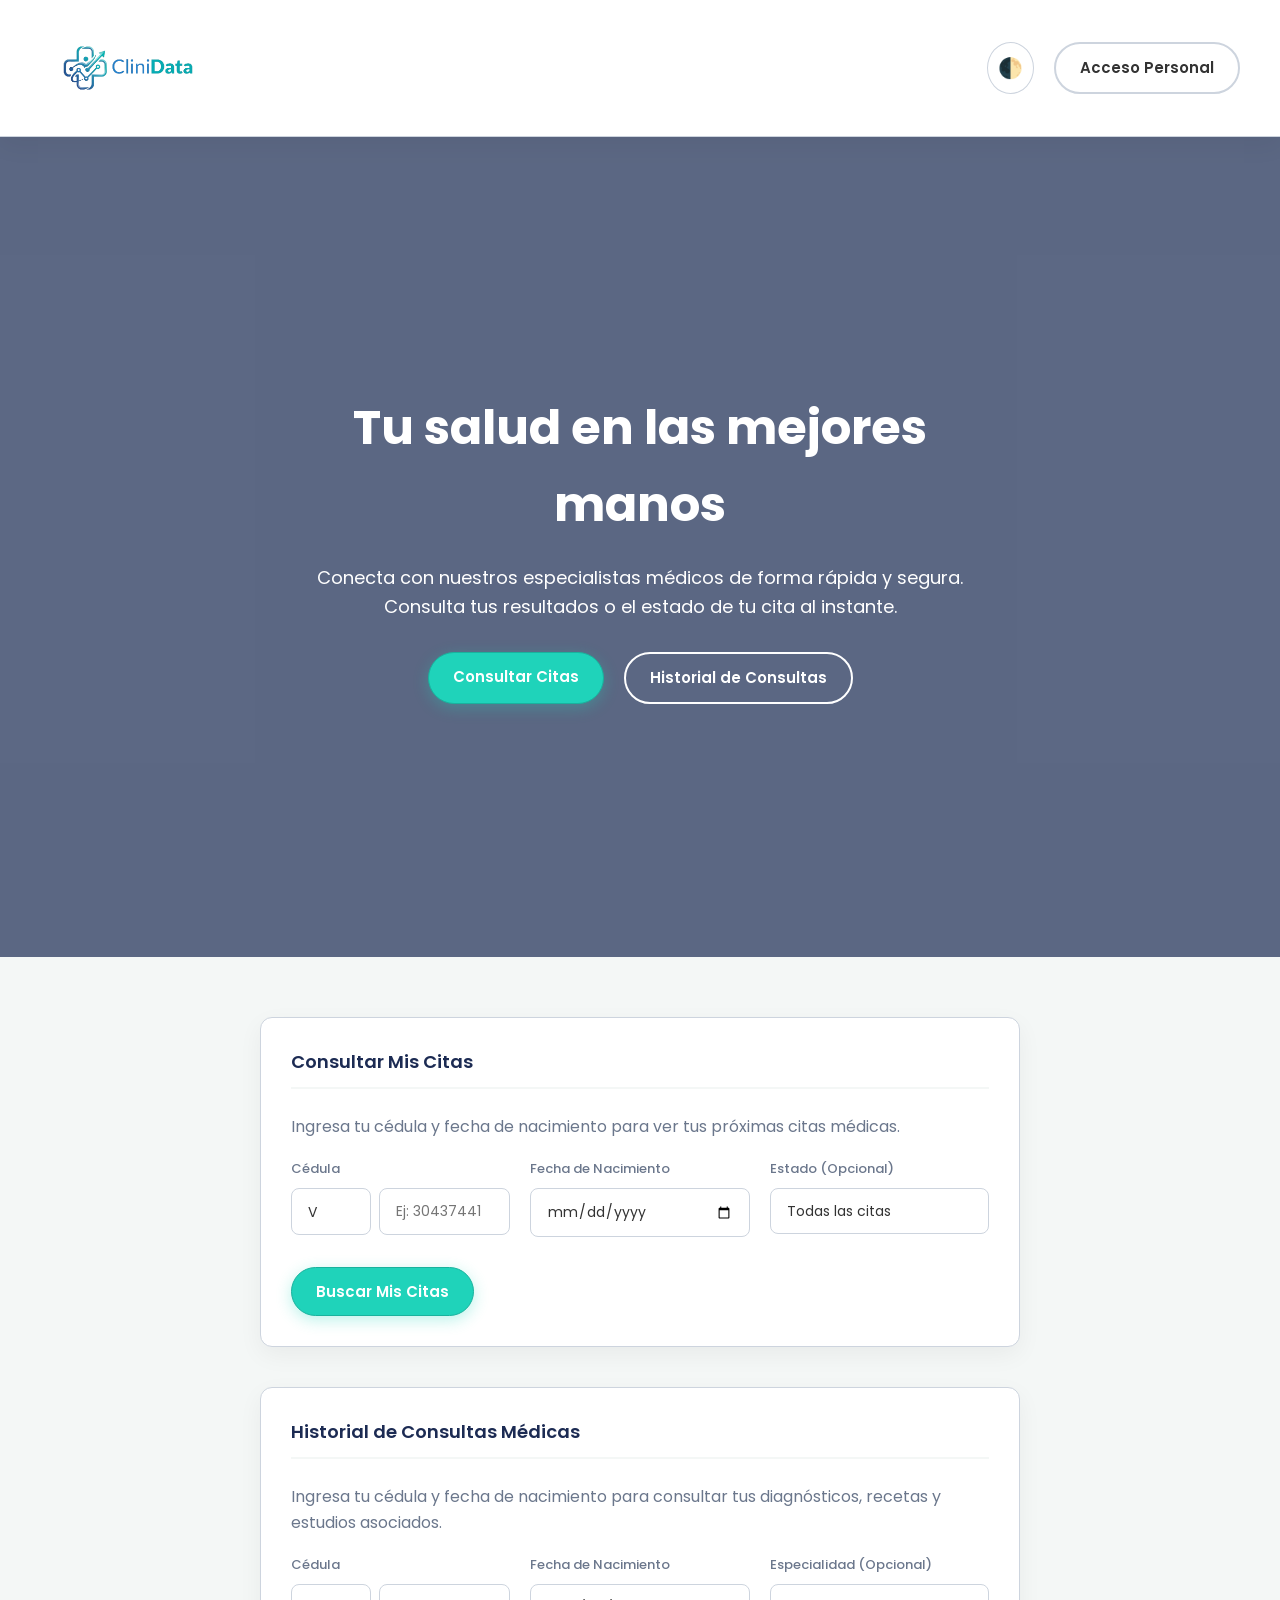
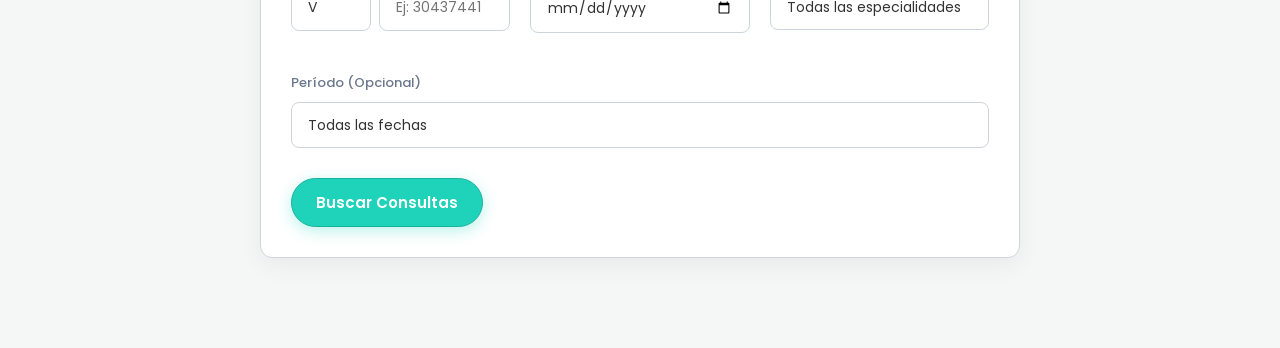
<file: index.html>
<!DOCTYPE html>
<html lang="es">
<head>
    <meta charset="UTF-8">
    <meta name="viewport" content="width=device-width, initial-scale=1.0">
    <title>CliniData - Inicio</title>
    <link rel="stylesheet" href="css/style.css">
</head>
<body>

    <header class="landing-header">
        <div class="landing-logo">
            <img src="images/logoclinidata.png" alt="CliniData Logo">
        </div>
        <nav class="landing-nav">
            <button class="theme-toggle" onclick="document.body.classList.toggle('dark-mode')">🌓</button>
            <a href="views/login.html" class="btn btn-outline">Acceso Personal</a>
        </nav>
    </header>

    <main class="hero-section">
        <!-- Carrusel automático (solo CSS) -->
        <div class="carousel-bg">
            <div class="carousel-slide"></div>
            <div class="carousel-slide"></div>
            <div class="carousel-slide"></div>
        </div>
        <div class="hero-overlay"></div>

        <div class="hero-content">
            <h1>Tu salud en las mejores manos</h1>
            <p>Conecta con nuestros especialistas médicos de forma rápida y segura. Consulta tus resultados o el estado de tu cita al instante.</p>
            <div class="hero-buttons">
                <!-- Enlaces conceptuales para pacientes -->
                <a href="#citas" class="btn btn-primary">Consultar Citas</a>
                <!--<a href="#resultados" class="btn btn-outline" style="color: #fff; border-color: #fff;">Ver Resultados</a> -->
                <a href="#consultas-medicas" class="btn btn-outline" style="color: #fff; border-color: #fff;">Historial de Consultas</a>
            </div>
        </div>
    </main>

    <main class="main-content" style="max-width: 800px; margin: 40px auto; padding: 20px;">
        <!-- SECCIÓN 1: CITAS -->
        <section id="citas" class="card">
            <h3 class="card-title">Consultar Mis Citas</h3>
            <p style="color:var(--text-muted); margin-bottom:20px;">
                Ingresa tu cédula y fecha de nacimiento para ver tus próximas citas médicas.
            </p>

            <div id="alerta-citas" class="alert-box hidden"></div>

            <form id="form-consultar-citas">
                <div class="form-row">
                    <div class="form-group">
                        <label for="citas_cedula_numero">Cédula</label>
                        <div style="display:flex; gap:8px;">
                            <select id="citas_cedula_letra" class="form-control" style="max-width:80px;">
                                <option value="V">V</option>
                                <option value="E">E</option>
                            </select>
                            <input type="text" id="citas_cedula_numero" class="form-control" required
                                inputmode="numeric" pattern="\d{7,8}" maxlength="8" placeholder="Ej: 30437441">
                        </div>
                        <small id="citas_cedula_error" class="hidden" style="color:#dc3545; font-size:12px;">
                            La cédula debe tener entre 7 y 8 dígitos.
                        </small>
                        <input type="hidden" id="citas_cedula" name="cedula">
                    </div>

                    <div class="form-group">
                        <label for="citas_fecha_nacimiento">Fecha de Nacimiento</label>
                        <input type="date" id="citas_fecha_nacimiento" name="fecha_nacimiento" class="form-control" required>
                    </div>

                    <!-- Filtro Opcional por Estado -->
                    <div class="form-group">
                        <label for="citas_estado">Estado (Opcional)</label>
                        <select id="citas_estado" name="estado" class="form-control">
                            <option value="">Todas las citas</option>
                            <option value="PENDIENTE">Pendientes</option>
                            <option value="CONFIRMADA">Confirmadas</option>
                            <option value="COMPLETADA">Completadas</option>
                            <option value="CANCELADA">Canceladas</option>
                        </select>
                    </div>
                </div>

                <div class="form-actions" style="justify-content:flex-start;">
                    <button type="submit" class="btn btn-primary">Buscar Mis Citas</button>
                </div>
            </form>

            <div id="resultado-citas" class="hidden" style="margin-top:20px;"></div>
        </section>


        <!-- SECCIÓN 2: RESULTADOS -->
         <!--
        <section id="resultados" class="card" style="margin-top: 40px;">
            <h3 class="card-title">Ver Resultados Médicos</h3>
            <p style="color:var(--text-muted); margin-bottom:20px;">
                Ingresa tu cédula y fecha de nacimiento para ver tus resultados de estudios.
            </p>

            <form id="form-consultar-resultados">
                <div class="form-row">
                    <div class="form-group">
                        <label for="resultados_cedula_numero">Cédula</label>
                        <div style="display:flex; gap:8px;">
                            <select id="resultados_cedula_letra" class="form-control" style="max-width:80px;">
                                <option value="V">V</option>
                                <option value="E">E</option>
                            </select>
                            <input type="text" id="resultados_cedula_numero" class="form-control" required
                                   inputmode="numeric" pattern="\d{7,8}" maxlength="8" placeholder="Ej: 30437441">
                        </div>
                        <small id="resultados_cedula_error" class="hidden" style="color:#dc3545; font-size:12px;">
                            La cédula debe tener entre 7 y 8 dígitos.
                        </small>
                        <input type="hidden" id="resultados_cedula" name="cedula">
                    </div>
                    <div class="form-group">
                        <label for="resultados_fecha_nacimiento">Fecha de Nacimiento</label>
                        <input type="date" id="resultados_fecha_nacimiento" name="fecha_nacimiento" class="form-control" required>
                    </div>
                </div>
                <div class="form-actions" style="justify-content:flex-start;">
                    <button type="submit" class="btn btn-primary">Ver Mis Resultados</button>
                </div>
            </form>

            <div id="resultado-examenes" class="hidden" style="margin-top:20px;"></div>
        </section>
        -->

        <!-- SECCIÓN 3: NUEVA SECCIÓN DE CONSULTAS MÉDICAS Y RECETAS -->
        <section id="consultas-medicas" class="card" style="margin-top: 40px;">
            <h3 class="card-title">Historial de Consultas Médicas</h3>
            <p style="color:var(--text-muted); margin-bottom:20px;">
                Ingresa tu cédula y fecha de nacimiento para consultar tus diagnósticos, recetas y estudios asociados.
            </p>

            <div id="alerta-consultas" class="alert-box hidden"></div>

            <form id="form-consultar-consultas">
                <div class="form-row">
                    <div class="form-group">
                        <label for="consultas_cedula_numero">Cédula</label>
                        <div style="display:flex; gap:8px;">
                            <select id="consultas_cedula_letra" class="form-control" style="max-width:80px;">
                                <option value="V">V</option>
                                <option value="E">E</option>
                            </select>
                            <input type="text" id="consultas_cedula_numero" class="form-control" required
                                inputmode="numeric" pattern="\d{7,8}" maxlength="8" placeholder="Ej: 30437441">
                        </div>
                        <small id="consultas_cedula_error" class="hidden" style="color:#dc3545; font-size:12px;">
                            La cédula debe tener entre 7 y 8 dígitos.
                        </small>
                        <input type="hidden" id="consultas_cedula" name="cedula">
                    </div>

                    <div class="form-group">
                        <label for="consultas_fecha_nacimiento">Fecha de Nacimiento</label>
                        <input type="date" id="consultas_fecha_nacimiento" name="fecha_nacimiento" class="form-control" required>
                    </div>

                    <!-- Filtro Opcional por Especialidad (Se llena vía JS desde la BD) -->
                    <div class="form-group">
                        <label for="consultas_especialidad">Especialidad (Opcional)</label>
                        <select id="consultas_especialidad" name="especialidad" class="form-control">
                            <option value="">Todas las especialidades</option>
                        </select>
                    </div>

                    <!-- Filtro Opcional por Período -->
                    <div class="form-group">
                        <label for="consultas_periodo">Período (Opcional)</label>
                        <select id="consultas_periodo" name="periodo" class="form-control">
                            <option value="">Todas las fechas</option>
                            <option value="1w">Última semana</option>
                            <option value="1m">Último mes</option>
                            <option value="6m">Últimos 6 meses</option>
                            <option value="1y">Último año</option>
                        </select>
                    </div>
                </div>

                <div class="form-actions" style="justify-content:flex-start;">
                    <button type="submit" class="btn btn-primary">Buscar Consultas</button>
                </div>
            </form>

            <div id="resultado-consultas-medicas" class="hidden" style="margin-top:20px;"></div>
        </section>
    </main>

    <script>
        // --- UTILIDADES ---
        function combinarCedula(idLetra, idNumero, idOculto) {
            const letra = document.getElementById(idLetra);
            const numero = document.getElementById(idNumero);
            const oculto = document.getElementById(idOculto);
            if (letra && numero && oculto) {
                const actualizar = () => { oculto.value = numero.value ? `${letra.value}-${numero.value}` : ''; };
                letra.addEventListener('change', actualizar);
                numero.addEventListener('input', actualizar);
            }
        }
        
        function mostrarErrorCedula(idNumero, idError) {
            const input = document.getElementById(idNumero);
            const error = document.getElementById(idError);
            if (input && error) {
                input.addEventListener('invalid', (e) => {
                    e.preventDefault();
                    error.classList.remove('hidden');
                });
                input.addEventListener('input', () => {
                    error.classList.add('hidden');
                });
            }
        }

        function soloNumeros(id) {
            const el = document.getElementById(id);
            if (el) {
                el.addEventListener('keypress', (e) => {
                    if (!/^[0-9]$/.test(e.key)) e.preventDefault();
                });
            }
        }

        async function cargarEspecialidades() {
            const select = document.getElementById('consultas_especialidad');
            if (!select) return;

            try {
                const response = await fetch('clinica-backend/api/especialidades.php');
                const data = await response.json();

                if (data.success && Array.isArray(data.data)) {
                    // Limpiamos y dejamos la opción por defecto
                    select.innerHTML = '<option value="">Todas las especialidades</option>';

                    // Llenamos las opciones con la información de la base de datos
                    data.data.forEach(esp => {
                        const option = document.createElement('option');
                        option.value = esp.id_especialidad; 
                        option.textContent = esp.nombre;     
                        select.appendChild(option);
                    });
                }
            } catch (error) {
                console.error('Error al cargar especialidades desde la base de datos:', error);
            }
        }

// Llama a la función automáticamente cuando el HTML termine de cargar
document.addEventListener('DOMContentLoaded', cargarEspecialidades);

        // Formateo de la cedula
        combinarCedula('citas_cedula_letra', 'citas_cedula_numero', 'citas_cedula');
        mostrarErrorCedula('citas_cedula_numero', 'citas_cedula_error');
        soloNumeros('citas_cedula_numero');

        /*
        combinarCedula('resultados_cedula_letra', 'resultados_cedula_numero', 'resultados_cedula');
        mostrarErrorCedula('resultados_cedula_numero', 'resultados_cedula_error');
        soloNumeros('resultados_cedula_numero');
        */

        combinarCedula('consultas_cedula_letra', 'consultas_cedula_numero', 'consultas_cedula');
        mostrarErrorCedula('consultas_cedula_numero', 'consultas_cedula_error');
        soloNumeros('consultas_cedula_numero');

        // Funciones actuales de Citas y Resultados
        async function consultarPublico(endpoint, cedula, fecha, container, emptyMessage) {
            const response = await fetch(`clinica-backend/api/${endpoint}?paciente=${encodeURIComponent(cedula)}&fecha_nacimiento=${encodeURIComponent(fecha)}`, { cache: 'no-store' });
            const data = await response.json().catch(() => ({}));
            if (!response.ok || !data.success) throw new Error(data.error || 'No se pudo realizar la consulta.');
            const rows = data.data || [];
            container.classList.remove('hidden');
            container.innerHTML = rows.length ? rows.map((row) => `<div class="alert-box">${row.fecha_inicio || row.fecha_resultado || 'Registro'} · ${row.medico_nombre || row.nombre_estudio || ''} · ${row.estado || row.descripcion || ''}</div>`).join('') : `<div class="alert-box">${emptyMessage}</div>`;
        }

        async function consultarCitasPublico(cedula, fechaNacimiento, estado = '', container, emptyMessage = 'No se encontraron citas.') {
            try {
                let url = `clinica-backend/api/citas.php?paciente=${encodeURIComponent(cedula)}&fecha_nacimiento=${encodeURIComponent(fechaNacimiento)}`;
                if (estado) {
                    url += `&estado=${encodeURIComponent(estado)}`;
                }

                const response = await fetch(url, { cache: 'no-store' });
                const data = await response.json().catch(() => ({}));

                if (!response.ok || !data.success) {
                    throw new Error(data.error || 'No se pudo realizar la consulta de citas.');
                }

                const rows = data.data || [];
                container.classList.remove('hidden');

                if (!rows.length) {
                    container.innerHTML = `<div class="alert-box">${emptyMessage}</div>`;
                    return;
                }

                container.innerHTML = rows.map((row) => {
                    // Formato de Fecha y Horario
                    const inicio = new Date(row.fecha_inicio);
                    const fin = row.fecha_fin ? new Date(row.fecha_fin) : null;

                    const fechaFormat = inicio.toLocaleDateString('es-ES', { day: '2-digit', month: '2-digit', year: 'numeric' });
                    const horaInicio = inicio.toLocaleTimeString('es-ES', { hour: '2-digit', minute: '2-digit', hour12: true });
                    const horaFin = fin ? fin.toLocaleTimeString('es-ES', { hour: '2-digit', minute: '2-digit', hour12: true }) : '';
                    const horario = horaFin ? `${horaInicio} - ${horaFin}` : horaInicio;

                    return `
                        <div class="alert-box" style="margin-bottom:12px; text-align:left;">
                            <div style="display:flex; justify-content:space-between; align-items:center; border-bottom:1px solid rgba(0,0,0,0.1); padding-bottom:6px; margin-bottom:8px;">
                                <span><strong>${fechaFormat}</strong> · <span>${horario}</span></span>
                                <span style="font-weight:bold; padding:2px 8px; border-radius:4px; font-size:12px; background:rgba(0,0,0,0.06);">${row.estado}</span>
                            </div>
                            <div style="display:grid; grid-template-columns: 1fr 1fr; gap:8px; font-size:14px;">
                                <div><strong>Doctor:</strong> Dr. ${row.medico_nombre} ${row.medico_apellido}</div>
                                <div><strong>Consultorio:</strong> ${row.consultorio}</div>
                            </div>
                        </div>
                    `;
                }).join('');

            } catch (error) {
                container.classList.remove('hidden');
                container.innerHTML = `<div class="alert-box" style="color:#dc3545;">${error.message}</div>`;
            }
        }

        document.getElementById('form-consultar-citas').addEventListener('submit', async (e) => {
            e.preventDefault();
            const form = e.currentTarget;
            if (!form.reportValidity()) return;

            const alerta = document.getElementById('alerta-citas');

            // 1. Capturamos los valores del formulario
            const cedulaInput = document.getElementById('citas_cedula').value;
            // Si citas_cedula está vacío, unimos la letra y el número directamente
            const cedula = cedulaInput || (document.getElementById('citas_cedula_letra').value + document.getElementById('citas_cedula_numero').value);
            
            const fecha = document.getElementById('citas_fecha_nacimiento').value;
            const estado = document.getElementById('citas_estado').value; // El nuevo filtro opcional
            const contenedor = document.getElementById('resultado-citas');

            try {
                // 2. Llamamos a la nueva función
                await consultarCitasPublico(cedula, fecha, estado, contenedor, 'No Se Encontraron Citas' + (estado ? ` con estado: ${estado}` : '.'));
                alerta.classList.add('hidden');
            } catch (error) { 
                alerta.textContent = error.message; 
                alerta.classList.remove('hidden'); 
            }
        });

        /*
        document.getElementById('form-consultar-resultados').addEventListener('submit', async (e) => {
            e.preventDefault();
            const form = e.currentTarget;
            if (!form.reportValidity()) return;
            const container = document.getElementById('resultado-examenes');
            try {
                await consultarPublico('resultados.php', document.getElementById('resultados_cedula').value, document.getElementById('resultados_fecha_nacimiento').value, container, 'No hay resultados disponibles.');
            } catch (error) { container.classList.remove('hidden'); container.innerHTML = `<div class="alert-box">${error.message}</div>`; }
        });
        */

        // --- Seccion para ver las consultas medicas y todos sus detalles (agregado filtros por especialidad y periodo) ---
        async function consultarConsultasMedicas(cedula, fecha, especialidad, periodo, container) {
            // URL base con los parámetros obligatorios
            let url = `clinica-backend/api/consultas.php?paciente=${encodeURIComponent(cedula)}&fecha_nacimiento=${encodeURIComponent(fecha)}`;

            // Concatenamos los filtros opcionales si el usuario seleccionó alguno
            if (especialidad) {
                url += `&especialidad=${encodeURIComponent(especialidad)}`;
            }
            if (periodo) {
                url += `&periodo=${encodeURIComponent(periodo)}`;
            }

            const response = await fetch(url, { cache: 'no-store' });
            const data = await response.json().catch(() => ({}));

            if (!response.ok || !data.success) {
                throw new Error(data.error || 'No se pudieron obtener las consultas médicas.');
            }

            const consultas = data.data || [];
            container.classList.remove('hidden');

            if (!consultas.length) {
                container.innerHTML = `<div class="alert-box">No hay consultas registradas para esta persona con los filtros seleccionados.</div>`;
                return;
            }

            container.innerHTML = consultas.map(c => {
                // Formateamos el timestamptz a fecha y hora corta
                const fechaFormateada = c.fecha 
                    ? new Date(c.fecha).toLocaleString('es-VE', {
                        day: '2-digit',
                        month: '2-digit',
                        year: 'numeric',
                        hour: '2-digit',
                        minute: '2-digit',
                        hour12: true
                    })
                    : 'Sin fecha';

                return `
                    <div class="alert-box" style="margin-bottom: 15px; text-align: left; padding: 15px;">
                        <p><strong>Fecha:</strong> ${fechaFormateada} | <strong>Médico:</strong> Dr(a). ${c.medico_nombre || ''} ${c.medico_apellido || ''}</p>
                        <p><strong>Diagnóstico:</strong> ${c.diagnostico || 'Sin diagnóstico registrado'}</p>
                        <p><strong>Observaciones:</strong> ${c.observaciones || 'N/A'}</p>
                        
                        <div style="margin-top: 12px; display: flex; gap: 10px;">
                            <button type="button" class="btn btn-outline" style="font-size: 13px; padding: 6px 12px;" onclick="verRecetas(${c.id_consulta}, 'recetas-${c.id_consulta}')">Ver Recetas</button>
                            <button type="button" class="btn btn-outline" style="font-size: 13px; padding: 6px 12px;" onclick="verResultados(${c.id_consulta}, 'resultados-${c.id_consulta}')">Ver Exámenes</button>
                        </div>

                        <div id="recetas-${c.id_consulta}" style="display: none; margin-top: 12px; padding: 10px; background: rgba(0,0,0,0.03); border-left: 3px solid #0066cc; border-radius: 4px;"></div>
                        <div id="resultados-${c.id_consulta}" style="display: none; margin-top: 12px; padding: 10px; background: rgba(0,0,0,0.03); border-left: 3px solid #28a745; border-radius: 4px;"></div>
                    </div>
                `;
            }).join('');
        }

        async function verRecetas(idConsulta, containerId) {
            const container = document.getElementById(containerId);
            if (container.style.display === 'block') {
                container.style.display = 'none';
                return;
            }

            container.style.display = 'block';
            container.innerHTML = '<small>Cargando recetas...</small>';

            try {
                const res = await fetch(`clinica-backend/api/recetas.php?id_consulta=${idConsulta}`);
                const data = await res.json().catch(() => ({}));

                if (!res.ok || !data.success) throw new Error(data.error || 'Error al obtener recetas.');

                const recetas = data.data || [];
                if (!recetas.length) {
                    container.innerHTML = '<small><i>No hay recetas emitidas en esta consulta.</i></small>';
                    return;
                }

                container.innerHTML = '<strong>Recetas Prescritas:</strong><ul style="margin: 8px 0; padding-left: 20px;">' + 
                    recetas.map(r => `
                        <li style="margin-bottom: 6px;">
                            <strong>${r.medicamento}</strong> (${r.presentacion || ''})<br>
                            Dosis: ${r.dosis || 'N/A'} - Frecuencia: ${r.frecuencia || 'N/A'} - Duración: ${r.duracion || 'N/A'}<br>
                            <small style="color:var(--text-muted);">Indicaciones: ${r.indicaciones || 'Ninguna'}</small>
                        </li>
                    `).join('') + '</ul>';
            } catch (err) {
                container.innerHTML = `<small style="color: #dc3545;">${err.message}</small>`;
            }
        }

        async function verResultados(idConsulta, containerId) {
            const container = document.getElementById(containerId);
            if (container.style.display === 'block') {
                container.style.display = 'none';
                return;
            }

            container.style.display = 'block';
            container.innerHTML = '<small>Cargando exámenes...</small>';

            try {
                const res = await fetch(`clinica-backend/api/resultados.php?id_consulta=${idConsulta}`);
                const data = await res.json().catch(() => ({}));

                if (!res.ok || !data.success) throw new Error(data.error || 'Error al obtener exámenes.');

                const resultados = data.data || [];
                if (!resultados.length) {
                    container.innerHTML = '<small><i>No hay exámenes/resultados para esta consulta.</i></small>';
                    return;
                }

                container.innerHTML = '<strong>Exámenes y Resultados:</strong><ul style="margin: 8px 0; padding-left: 20px;">' + 
                    resultados.map(r => `
                       <li style="margin-bottom: 6px;">
                        <strong>${r.tipo_estudio || 'Estudio'}:</strong> ${r.descripcion || 'Sin descripción'}
                        ${r.ruta_archivo 
                            ? `<br><a href="../clinica-backend/api/ver_resultado.php?id=${r.id_resultado}" target="_blank" style="color: #0066cc; text-decoration: underline;">Ver Adjunto</a>` 
                            : '<br><small style="color:var(--text-muted);"><i>(Sin archivo adjunto)</i></small>'}
                    </li>
                    `).join('') + '</ul>';
            } catch (err) {
                container.innerHTML = `<small style="color: #dc3545;">${err.message}</small>`;
            }
        }

        document.getElementById('form-consultar-consultas').addEventListener('submit', async (e) => {
            e.preventDefault();
            const form = e.currentTarget;
            if (!form.reportValidity()) return;

            const alerta = document.getElementById('alerta-consultas');
            const container = document.getElementById('resultado-consultas-medicas');

            // 1. Obtener la cédula (con respaldo por si el campo hidden no se llenó)
            const cedulaInput = document.getElementById('consultas_cedula').value;
            const cedula = cedulaInput || (document.getElementById('consultas_cedula_letra').value + '-' + document.getElementById('consultas_cedula_numero').value);

            // 2. Obtener la fecha y los nuevos filtros
            const fecha = document.getElementById('consultas_fecha_nacimiento').value;
            const especialidad = document.getElementById('consultas_especialidad').value;
            const periodo = document.getElementById('consultas_periodo').value;

            try {
                // 3. Enviar los 5 parámetros en el orden exacto de la función
                await consultarConsultasMedicas(
                    cedula,
                    fecha,
                    especialidad,
                    periodo,
                    container
                );
                alerta.classList.add('hidden');
            } catch (error) {
                alerta.textContent = error.message;
                alerta.classList.remove('hidden');
            }
        });
    </script>
</body>
</html>
</file>
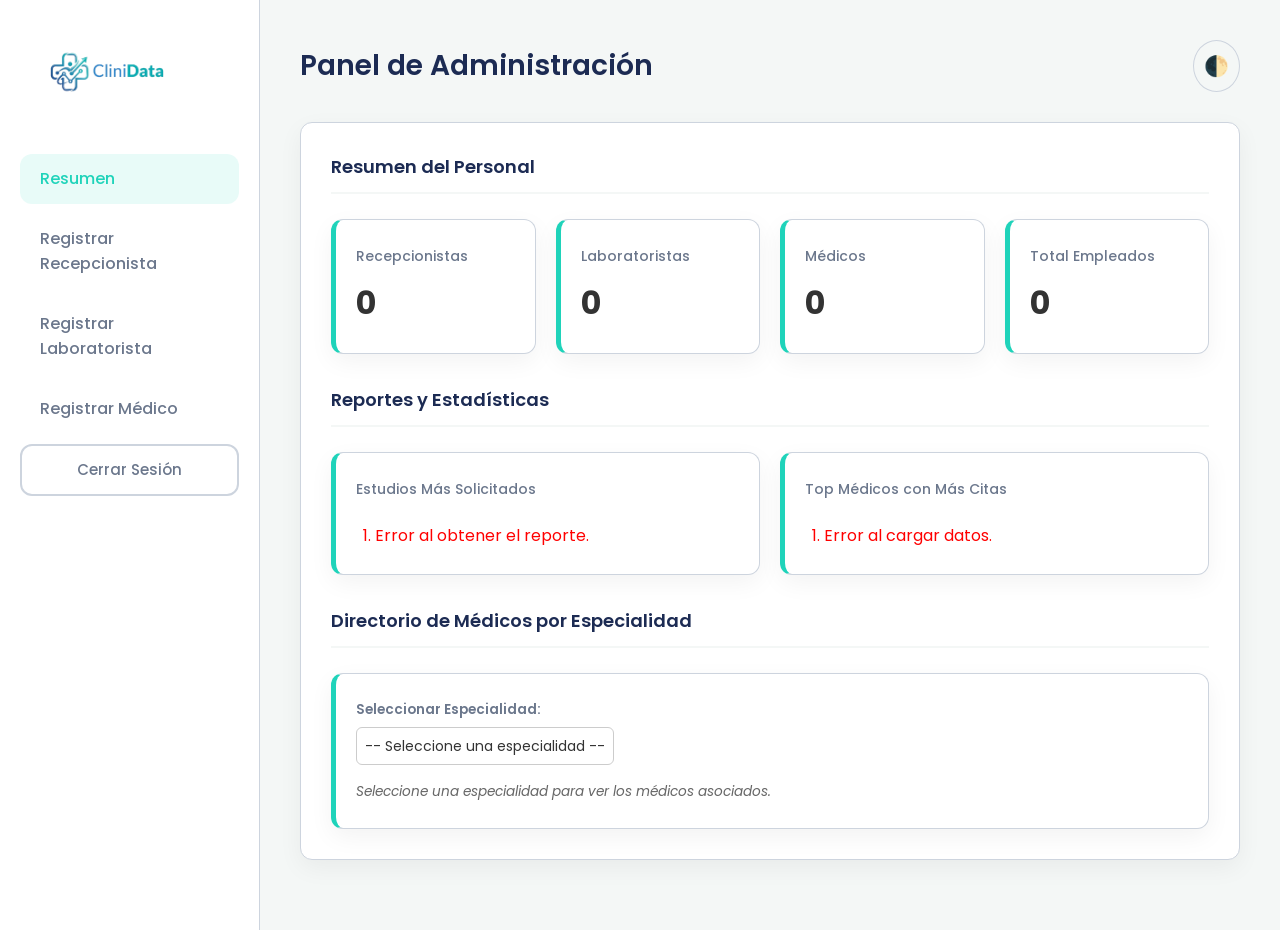
<file: views/administrador_dashboard.html>
<!DOCTYPE html>
<html lang="es">
<head>
    <meta charset="UTF-8">
    <meta name="viewport" content="width=device-width, initial-scale=1.0">
    <title>Panel de Administración - CliniData</title>
    <link rel="stylesheet" href="../css/style.css">
</head>
<body>

<div class="dashboard-container">
    <!-- BARRA LATERAL -->
    <aside class="sidebar">
        <div class="sidebar-brand">
            <img src="../images/logoclinidata.png" alt="CliniData Logo" class="brand-logo">
        </div>
        <ul class="sidebar-menu">
            <li><a onclick="showSection('resumen-dashboard')" class="active" id="link-resumen-dashboard">Resumen</a></li>
            <li><a onclick="showSection('recepcionista-registro')" id="link-recepcionista-registro">Registrar Recepcionista</a></li>
            <li><a onclick="showSection('laboratorista-registro')" id="link-laboratorista-registro">Registrar Laboratorista</a></li>
            <li><a onclick="showSection('medico-registro')" id="link-medico-registro">Registrar Médico</a></li>
            <div style="margin-top: auto;">
                <a href="#" id="btn-logout" class="btn btn-outline" style="width: 100%; text-align: center;">Cerrar Sesión</a>
            </div>
        </ul>
        
    </aside>

    <!-- CONTENIDO PRINCIPAL -->
    <main class="main-content">
        <div class="page-header" style="display: flex; justify-content: space-between; align-items: center;">
            <h1>Panel de Administración</h1>
            <button class="theme-toggle" onclick="document.body.classList.toggle('dark-mode')" aria-label="Cambiar modo claro/oscuro" title="Cambiar tema">🌓</button>
        </div>

        <!-- SECCIÓN PRINCIPAL DE DASHBOARD -->
    <section id="resumen-dashboard" class="card">
        
        <!-- RESUMEN DE PERSONAL -->
        <h3 class="card-title">Resumen del Personal</h3>
        <div class="summary-grid">
            <div class="summary-card">
                <h4>Recepcionistas</h4>
                <span class="number" id="total_recepcionistas">--</span>
            </div>
            <div class="summary-card">
                <h4>Laboratoristas</h4>
                <span class="number" id="total_laboratoristas">--</span>
            </div>
            <div class="summary-card">
                <h4>Médicos</h4>
                <span class="number" id="total_medicos">--</span>
            </div>
            <div class="summary-card">
                <h4>Total Empleados</h4>
                <span class="number" id="total_empleados">--</span>
            </div>
        </div>

        <!-- REPORTES Y ESTADÍSTICAS -->
        <h3 class="card-title" style="margin-top: 2rem;">Reportes y Estadísticas</h3>

        <div class="summary-grid">
            <!-- Bloque 1: Estudios Más Solicitados -->
            <div class="summary-card">
                <h4>Estudios Más Solicitados</h4>
                <ol id="top_estudios_lista" class="top-list" style="padding-left: 1.2rem; margin-top: 0.8rem;">
                    <li class="loading-item">Cargando información...</li>
                </ol>
            </div>

            <!-- Bloque 2: Top 5 Médicos con Más Citas -->
            <div class="summary-card">
                <h4>Top Médicos con Más Citas</h4>
                <ol id="top_medicos_lista" class="top-list" style="padding-left: 1.2rem; margin-top: 0.8rem;">
                    <li class="loading-item">Cargando información...</li>
                </ol>
            </div>
        </div>

        <!-- SECCIÓN APARTE: BÚSQUEDA POR ESPECIALIDAD -->
        <h3 class="card-title" style="margin-top: 2rem;">Directorio de Médicos por Especialidad</h3>

        <div class="summary-card" style="width: 100%;">
            <div style="margin-bottom: 1rem; max-width: 400px;">
                <label for="med_especialidades" style="display: block; margin-bottom: 0.4rem; font-weight: 600; font-size: 0.85rem;">
                    Seleccionar Especialidad:
                </label>
                <select id="med_especialidades" class="form-control" style="width: 100%; padding: 0.5rem; border-radius: 6px; border: 1px solid #ccc;">
                    <option value="">-- Seleccione una especialidad --</option>
                </select>
            </div>

            <!-- Lista donde se mostrarán los médicos filtrados -->
            <div id="contenedor_medicos_especialidad">
                <p style="color: #666; font-style: italic; font-size: 0.85rem;">Seleccione una especialidad para ver los médicos asociados.</p>
            </div>
        </div>

    </section>


        <!-- SECCIÓN: REGISTRO DE RECEPCIONISTA -->
        <section id="recepcionista-registro" class="card hidden">
            <h3 class="card-title">Registrar Nueva Recepcionista</h3>
            <form id="form-registro-recepcionista">
                <input type="hidden" name="rol" value="RECEPCIONISTA">

                <!-- Datos de Persona -->
                <div class="form-row">
                    <div class="form-group">
                        <label for="rec_cedula_numero">Cédula</label>
                        <div style="display:flex; gap:8px;">
                            <select id="rec_cedula_letra" class="form-control" style="max-width:80px;">
                                <option value="V">V</option>
                                <option value="E">E</option>
                            </select>
                            <input type="text" id="rec_cedula_numero" class="form-control" required
                                   inputmode="numeric" pattern="\d{7,8}" maxlength="8"
                                   placeholder="Ej: 30437441" title="7 u 8 dígitos, sin letras ni guiones">
                        </div>
                        <small id="rec_cedula_error" class="hidden" style="color:#dc3545; font-size:12px;">
                            La cédula debe tener entre 7 y 8 dígitos, sin letras ni espacios.
                        </small>
                        <input type="hidden" id="rec_cedula" name="cedula">
                    </div>
                    <div class="form-group">
                        <label for="rec_nombre">Nombre</label>
                        <input type="text" id="rec_nombre" name="nombre" class="form-control" required maxlength="100" pattern="[A-Za-zÁÉÍÓÚÜáéíóúüÑñ ]+" title="Solo se permiten letras">
                    </div>
                    <div class="form-group">
                        <label for="rec_apellido">Apellido</label>
                        <input type="text" id="rec_apellido" name="apellido" class="form-control" required maxlength="100" pattern="[A-Za-zÁÉÍÓÚÜáéíóúüÑñ ]+" title="Solo se permiten letras">
                    </div>
                </div>

                <div class="form-row">
                    <div class="form-group">
                        <label for="rec_fecha_nacimiento">Fecha de Nacimiento</label>
                        <input type="date" id="rec_fecha_nacimiento" name="fecha_nacimiento" class="form-control" required>
                    </div>
                    <div class="form-group">
                        <label for="rec_telefono_numero">Teléfono</label>
                        <div style="display:flex; gap:8px;">
                            <select id="rec_telefono_prefijo" class="form-control" style="max-width:110px;">
                                <option value="0424">0424</option>
                                <option value="0414">0414</option>
                                <option value="0412">0412</option>
                                <option value="0422">0422</option>
                                <option value="0416">0416</option>
                                <option value="0426">0426</option>
                            </select>
                            <input type="text" id="rec_telefono_numero" class="form-control"
                                   inputmode="numeric" pattern="\d{7}" maxlength="7" placeholder="9500568">
                        </div>
                        <input type="hidden" id="rec_telefono" name="telefono">
                    </div>
                    <div class="form-group">
                        <label for="rec_email">Correo Electrónico</label>
                        <input type="email" id="rec_email" name="email" class="form-control" maxlength="150">
                    </div>
                </div>

                <div class="form-group">
                    <label for="rec_direccion">Dirección</label>
                    <textarea id="rec_direccion" name="direccion" class="form-control" maxlength="255"></textarea>
                </div>

                <h3 class="card-title" style="font-size: 15px; margin-top: 10px;">Datos Laborales</h3>

                <div class="form-row">
                    <div class="form-group">
                        <label for="rec_salario">Salario</label>
                        <input type="number" id="rec_salario" name="salario" class="form-control" required step="0.01" min="0">
                    </div>
                    <div class="form-group">
                        <label for="rec_fecha_contratado">Fecha de Contratación</label>
                        <input type="date" id="rec_fecha_contratado" name="fecha_contratado" class="form-control" required>
                    </div>
                    <div class="form-group">
                        <label for="rec_id_horario">Horario</label>
                        <select id="rec_id_horario" name="id_horario" class="form-control" required>
                            <option value="">Cargando horarios...</option>
                        </select>
                    </div>
                </div>

                <div class="form-group">
                    <label for="rec_clave_acceso">Contraseña de Acceso</label>
                    <input type="password" id="rec_clave_acceso" name="clave_acceso" class="form-control" required placeholder="Contraseña temporal del sistema">
                </div>

                <h3 class="card-title" style="font-size: 15px; margin-top: 10px;">Datos de Recepcionista</h3>

                <div class="form-row">
                    <div class="form-group">
                        <label for="rec_estacion_trabajo">Estación de Trabajo</label>
                        <input type="text" id="rec_estacion_trabajo" name="estacion_trabajo" class="form-control" maxlength="50" placeholder="Ej: Recepción Principal">
                    </div>
                    <div class="form-group">
                        <label for="rec_extension_tlf_numero">Extensión Telefónica</label>
                        <div style="display:flex; gap:8px;">
                            <select id="rec_extension_tlf_prefijo" class="form-control" style="max-width:110px;">
                                <option value="0424">0424</option>
                                <option value="0414">0414</option>
                                <option value="0412">0412</option>
                                <option value="0422">0422</option>
                                <option value="0416">0416</option>
                                <option value="0426">0426</option>
                            </select>
                            <input type="text" id="rec_extension_tlf_numero" class="form-control"
                                   inputmode="numeric" pattern="\d{7}" maxlength="7" placeholder="9500568">
                        </div>
                        <input type="hidden" id="rec_extension_tlf" name="extension_tlf">
                    </div>
                </div>

                <div class="form-actions">
                    <button type="reset" class="btn btn-outline">Limpiar</button>
                    <button type="submit" class="btn btn-primary">Registrar Recepcionista</button>
                </div>
            </form>
        </section>

        <!-- SECCIÓN: REGISTRO DE LABORATORISTA -->
        <section id="laboratorista-registro" class="card hidden">
            <h3 class="card-title">Registrar Nuevo Laboratorista</h3>
            <form id="form-registro-laboratorista">
                <input type="hidden" name="rol" value="LABORATORISTA">

                <!-- Datos de Persona -->
                <div class="form-row">
                    <div class="form-group">
                        <label for="lab_cedula_numero">Cédula</label>
                        <div style="display:flex; gap:8px;">
                            <select id="lab_cedula_letra" class="form-control" style="max-width:80px;">
                                <option value="V">V</option>
                                <option value="E">E</option>
                            </select>
                            <input type="text" id="lab_cedula_numero" class="form-control" required
                                   inputmode="numeric" pattern="\d{7,8}" maxlength="8"
                                   placeholder="Ej: 30437441" title="7 u 8 dígitos, sin letras ni guiones">
                        </div>
                        <small id="lab_cedula_error" class="hidden" style="color:#dc3545; font-size:12px;">
                            La cédula debe tener entre 7 y 8 dígitos, sin letras ni espacios.
                        </small>
                        <input type="hidden" id="lab_cedula" name="cedula">
                    </div>
                    <div class="form-group">
                        <label for="lab_nombre">Nombre</label>
                        <input type="text" id="lab_nombre" name="nombre" class="form-control" required maxlength="100" pattern="[A-Za-zÁÉÍÓÚÜáéíóúüÑñ ]+" title="Solo se permiten letras">
                    </div>
                    <div class="form-group">
                        <label for="lab_apellido">Apellido</label>
                        <input type="text" id="lab_apellido" name="apellido" class="form-control" required maxlength="100" pattern="[A-Za-zÁÉÍÓÚÜáéíóúüÑñ ]+" title="Solo se permiten letras">
                    </div>
                </div>

                <div class="form-row">
                    <div class="form-group">
                        <label for="lab_fecha_nacimiento">Fecha de Nacimiento</label>
                        <input type="date" id="lab_fecha_nacimiento" name="fecha_nacimiento" class="form-control" required>
                    </div>
                    <div class="form-group">
                        <label for="lab_telefono_numero">Teléfono</label>
                        <div style="display:flex; gap:8px;">
                            <select id="lab_telefono_prefijo" class="form-control" style="max-width:110px;">
                                <option value="0424">0424</option>
                                <option value="0414">0414</option>
                                <option value="0412">0412</option>
                                <option value="0422">0422</option>
                                <option value="0416">0416</option>
                                <option value="0426">0426</option>
                            </select>
                            <input type="text" id="lab_telefono_numero" class="form-control"
                                   inputmode="numeric" pattern="\d{7}" maxlength="7" placeholder="9500568">
                        </div>
                        <input type="hidden" id="lab_telefono" name="telefono">
                    </div>
                    <div class="form-group">
                        <label for="lab_email">Correo Electrónico</label>
                        <input type="email" id="lab_email" name="email" class="form-control" maxlength="150">
                    </div>
                </div>

                <div class="form-group">
                    <label for="lab_direccion">Dirección</label>
                    <textarea id="lab_direccion" name="direccion" class="form-control" maxlength="255"></textarea>
                </div>

                <h3 class="card-title" style="font-size: 15px; margin-top: 10px;">Datos Laborales</h3>

                <div class="form-row">
                    <div class="form-group">
                        <label for="lab_salario">Salario</label>
                        <input type="number" id="lab_salario" name="salario" class="form-control" required step="0.01" min="0">
                    </div>
                    <div class="form-group">
                        <label for="lab_fecha_contratado">Fecha de Contratación</label>
                        <input type="date" id="lab_fecha_contratado" name="fecha_contratado" class="form-control" required>
                    </div>
                    <div class="form-group">
                        <label for="lab_id_horario">Horario</label>
                        <select id="lab_id_horario" name="id_horario" class="form-control" required>
                            <option value="">Cargando horarios...</option>
                        </select>
                    </div>
                </div>

                <div class="form-group">
                    <label for="lab_clave_acceso">Contraseña de Acceso</label>
                    <input type="password" id="lab_clave_acceso" name="clave_acceso" class="form-control" required placeholder="Contraseña temporal del sistema">
                </div>

                <h3 class="card-title" style="font-size: 15px; margin-top: 10px;">Datos de Laboratorista</h3>

                <div class="form-row">
                    <div class="form-group">
                        <label for="lab_carnet_bioanalista_numero">Carnet de Bioanalista</label>
                        <div style="display:flex; gap:8px; align-items:center;">
                            <span style="font-weight:bold; color:var(--text-color); font-size: 0.9rem;">M.P.P.S.</span>
                            <input type="text" id="lab_carnet_bioanalista_numero" class="form-control" required maxlength="6" inputmode="numeric" pattern="\d{6}" title="Debe contener exactamente 6 números" placeholder="112345">
                        </div>
                        <input type="hidden" id="lab_carnet_bioanalista" name="carnet_bioanalista">
                    </div>
                    <div class="form-group">
                        <label for="lab_area">Área</label>
                        <input type="text" id="lab_area" name="area" class="form-control" maxlength="100" placeholder="Ej: Hematología">
                    </div>
                </div>

                <div class="form-actions">
                    <button type="reset" class="btn btn-outline">Limpiar</button>
                    <button type="submit" class="btn btn-primary">Registrar Laboratorista</button>
                </div>
            </form>
        </section>

        <!-- SECCIÓN: REGISTRO DE MÉDICO -->
        <section id="medico-registro" class="card hidden">
            <h3 class="card-title">Registrar Nuevo Médico</h3>
            <form id="form-registro-medico">
                <input type="hidden" name="rol" value="MEDICO">

                <!-- Datos de Persona -->
                <div class="form-row">
                    <div class="form-group">
                        <label for="med_cedula_numero">Cédula</label>
                        <div style="display:flex; gap:8px;">
                            <select id="med_cedula_letra" class="form-control" style="max-width:80px;">
                                <option value="V">V</option>
                                <option value="E">E</option>
                            </select>
                            <input type="text" id="med_cedula_numero" class="form-control" required
                                   inputmode="numeric" pattern="\d{7,8}" maxlength="8"
                                   placeholder="Ej: 30437441" title="7 u 8 dígitos, sin letras ni guiones">
                        </div>
                        <small id="med_cedula_error" class="hidden" style="color:#dc3545; font-size:12px;">
                            La cédula debe tener entre 7 y 8 dígitos, sin letras ni espacios.
                        </small>
                        <input type="hidden" id="med_cedula" name="cedula">
                    </div>
                    <div class="form-group">
                        <label for="med_nombre">Nombre</label>
                        <input type="text" id="med_nombre" name="nombre" class="form-control" required maxlength="100" pattern="[A-Za-zÁÉÍÓÚÜáéíóúüÑñ ]+" title="Solo se permiten letras">
                    </div>
                    <div class="form-group">
                        <label for="med_apellido">Apellido</label>
                        <input type="text" id="med_apellido" name="apellido" class="form-control" required maxlength="100" pattern="[A-Za-zÁÉÍÓÚÜáéíóúüÑñ ]+" title="Solo se permiten letras">
                    </div>
                </div>

                <div class="form-row">
                    <div class="form-group">
                        <label for="med_fecha_nacimiento">Fecha de Nacimiento</label>
                        <input type="date" id="med_fecha_nacimiento" name="fecha_nacimiento" class="form-control" required>
                    </div>
                    <div class="form-group">
                        <label for="med_telefono_numero">Teléfono</label>
                        <div style="display:flex; gap:8px;">
                            <select id="med_telefono_prefijo" class="form-control" style="max-width:110px;">
                                <option value="0424">0424</option>
                                <option value="0414">0414</option>
                                <option value="0412">0412</option>
                                <option value="0422">0422</option>
                                <option value="0416">0416</option>
                                <option value="0426">0426</option>
                            </select>
                            <input type="text" id="med_telefono_numero" class="form-control"
                                   inputmode="numeric" pattern="\d{7}" maxlength="7" placeholder="9500568">
                        </div>
                        <input type="hidden" id="med_telefono" name="telefono">
                    </div>
                    <div class="form-group">
                        <label for="med_email">Correo Electrónico</label>
                        <input type="email" id="med_email" name="email" class="form-control" maxlength="150">
                    </div>
                </div>

                <div class="form-group">
                    <label for="med_direccion">Dirección</label>
                    <textarea id="med_direccion" name="direccion" class="form-control" maxlength="255"></textarea>
                </div>

                <h3 class="card-title" style="font-size: 15px; margin-top: 10px;">Datos Laborales</h3>

                <div class="form-row">
                    <div class="form-group">
                        <label for="med_salario">Salario</label>
                        <input type="number" id="med_salario" name="salario" class="form-control" required step="0.01" min="0">
                    </div>
                    <div class="form-group">
                        <label for="med_fecha_contratado">Fecha de Contratación</label>
                        <input type="date" id="med_fecha_contratado" name="fecha_contratado" class="form-control" required>
                    </div>
                    <div class="form-group">
                        <label for="med_id_horario">Horario</label>
                        <select id="med_id_horario" name="id_horario" class="form-control" required>
                            <option value="">Cargando horarios...</option>
                        </select>
                    </div>
                </div>

                <div class="form-group">
                    <label for="med_clave_acceso">Contraseña de Acceso</label>
                    <input type="password" id="med_clave_acceso" name="clave_acceso" class="form-control" required placeholder="Contraseña temporal del sistema">
                </div>

                <h3 class="card-title" style="font-size: 15px; margin-top: 10px;">Datos de Médico</h3>

                <div class="form-row">
                    <div class="form-group">
                        <label for="med_carnet_medico_numero">Carnet Médico</label>
                        <div style="display:flex; gap:8px; align-items:center;">
                            <span style="font-weight:bold; color:var(--text-color); font-size: 0.9rem;">M.P.P.S.</span>
                            <input type="text" id="med_carnet_medico_numero" class="form-control" required maxlength="6" inputmode="numeric" pattern="\d{6}" title="Debe contener exactamente 6 números" placeholder="112345">
                        </div>
                        <input type="hidden" id="med_carnet_medico" name="carnet_medico">
                    </div>
                    <div class="form-group">
                        <label for="med_tarifa">Tarifa de Consulta</label>
                        <input type="number" id="med_tarifa" name="tarifa" class="form-control" required step="0.01" min="0">
                    </div>
                </div>

                <div class="form-group">
                    <label for="form_med_especialidades">Especialidad(es)</label>
                    <select id="form_med_especialidades" name="especialidades[]" class="form-control" multiple required style="min-height: 120px;">
                        <option> cargando especialidades...</option>
                    </select>
                </div>

                <div class="form-actions">
                    <button type="reset" class="btn btn-outline">Limpiar</button>
                    <button type="submit" class="btn btn-primary">Registrar Médico</button>
                </div>
            </form>
        </section>

    </main>
</div>

<script>
    function showSection(sectionId) {
       
        const sections = document.querySelectorAll('.main-content section');
        sections.forEach(s => s.classList.add('hidden'));

        const links = document.querySelectorAll('.sidebar-menu a');
        links.forEach(l => l.classList.remove('active'));

        document.getElementById(sectionId).classList.remove('hidden');
        document.getElementById('link-' + sectionId).classList.add('active');
    }

    // Funciones de validación
    function combinarCedula(idLetra, idNumero, idOculto) {
        const letra = document.getElementById(idLetra);
        const numero = document.getElementById(idNumero);
        const oculto = document.getElementById(idOculto);
        const actualizar = () => { oculto.value = numero.value ? `${letra.value}-${numero.value}` : ''; };
        letra.addEventListener('change', actualizar);
        numero.addEventListener('input', actualizar);
    }

    function soloNumeros(id) {
        document.getElementById(id).addEventListener('keypress', (e) => {
            if (!/^[0-9]$/.test(e.key)) e.preventDefault();
        });
    }

    function soloLetras(id) {
        document.getElementById(id).addEventListener('keypress', (e) => {
            if (!/^[A-Za-zÁÉÍÓÚÜáéíóúüÑñ ]$/.test(e.key)) e.preventDefault();
        });
    }

    function combinarTelefono(idPrefijo, idNumero, idOculto) {
        const prefijo = document.getElementById(idPrefijo);
        const numero = document.getElementById(idNumero);
        const oculto = document.getElementById(idOculto);
        const actualizar = () => { oculto.value = numero.value ? `${prefijo.value}-${numero.value}` : ''; };
        prefijo.addEventListener('change', actualizar);
        numero.addEventListener('input', actualizar);
    }

    function combinarCarnet(idNumero, idOculto) {
        const numero = document.getElementById(idNumero);
        const oculto = document.getElementById(idOculto);
        const actualizar = () => { oculto.value = numero.value ? `M.P.P.S. ${numero.value}` : ''; };
        numero.addEventListener('input', actualizar);
    }

    function mostrarErrorCedula(idNumero, idError) {
        const input = document.getElementById(idNumero);
        const error = document.getElementById(idError);
        if (input && error) {
            input.addEventListener('invalid', (e) => {
                e.preventDefault();
                error.classList.remove('hidden');
            });
            input.addEventListener('input', () => {
                error.classList.add('hidden');
            });
        }
    }

    // Inicializar Recepcionista
    combinarCedula('rec_cedula_letra', 'rec_cedula_numero', 'rec_cedula');
    soloNumeros('rec_cedula_numero');
    mostrarErrorCedula('rec_cedula_numero', 'rec_cedula_error');
    soloLetras('rec_nombre');
    soloLetras('rec_apellido');
    combinarTelefono('rec_telefono_prefijo', 'rec_telefono_numero', 'rec_telefono');
    soloNumeros('rec_telefono_numero');
    combinarTelefono('rec_extension_tlf_prefijo', 'rec_extension_tlf_numero', 'rec_extension_tlf');
    soloNumeros('rec_extension_tlf_numero');

    // Inicializar Laboratorista
    combinarCedula('lab_cedula_letra', 'lab_cedula_numero', 'lab_cedula');
    soloNumeros('lab_cedula_numero');
    mostrarErrorCedula('lab_cedula_numero', 'lab_cedula_error');
    soloLetras('lab_nombre');
    soloLetras('lab_apellido');
    combinarTelefono('lab_telefono_prefijo', 'lab_telefono_numero', 'lab_telefono');
    soloNumeros('lab_telefono_numero');
    combinarCarnet('lab_carnet_bioanalista_numero', 'lab_carnet_bioanalista');
    soloNumeros('lab_carnet_bioanalista_numero');

    // Inicializar Médico
    combinarCedula('med_cedula_letra', 'med_cedula_numero', 'med_cedula');
    soloNumeros('med_cedula_numero');
    mostrarErrorCedula('med_cedula_numero', 'med_cedula_error');
    soloLetras('med_nombre');
    soloLetras('med_apellido');
    combinarTelefono('med_telefono_prefijo', 'med_telefono_numero', 'med_telefono');
    soloNumeros('med_telefono_numero');
    combinarCarnet('med_carnet_medico_numero', 'med_carnet_medico');
    soloNumeros('med_carnet_medico_numero');
    
</script>

<script src="../js/integracion.js"></script>
</body>
</html>
</file>
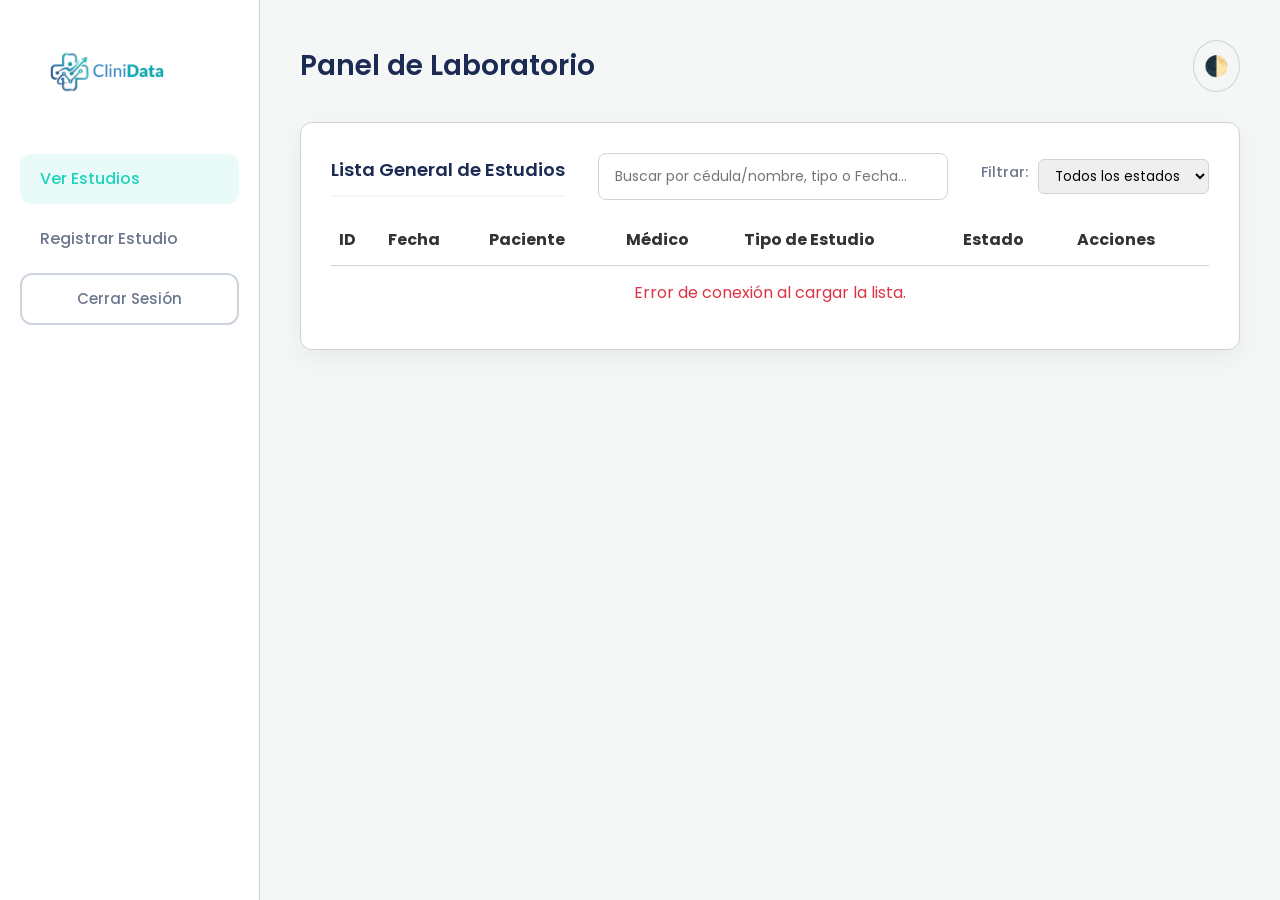
<file: views/laboratorista_dashboard.html>
<!DOCTYPE html>
<html lang="es">
<head>
    <meta charset="UTF-8">
    <meta name="viewport" content="width=device-width, initial-scale=1.0">
    <title>Panel de Laboratorio - CliniData</title>
    <link rel="stylesheet" href="../css/style.css">
</head>
<body>

<div class="dashboard-container">
    <!-- BARRA LATERAL -->
    <aside class="sidebar">
        <div class="sidebar-brand">
            <img src="../images/logoclinidata.png" alt="CliniData Logo" class="brand-logo">
        </div>
        <ul class="sidebar-menu">
            <li><a onclick="showSection('estudios-lista')" class="active" id="link-estudios-lista">Ver Estudios</a></li>
            <li><a onclick="showSection('estudio-registro')" id="link-estudio-registro">Registrar Estudio</a></li>
            <div style="margin-top: auto;">
                <a href="#" id="btn-logout" class="btn btn-outline" style="width: 100%; text-align: center;">Cerrar Sesión</a>
            </div>
        </ul>
        
    </aside>

    <!-- CONTENIDO PRINCIPAL -->
    <main class="main-content">
        <div class="page-header" style="display: flex; justify-content: space-between; align-items: center;">
            <h1>Panel de Laboratorio</h1>
            <button class="theme-toggle" onclick="document.body.classList.toggle('dark-mode')" aria-label="Cambiar modo claro/oscuro" title="Cambiar tema">🌓</button>
        </div>

        <!-- SECCIÓN 1: LISTADO GENERAL DE ESTUDIOS -->
        <section id="estudios-lista" class="card">
            <div style="display: flex; justify-content: space-between; align-items: center; margin-bottom: 15px; flex-wrap: wrap; gap: 10px;">
                <h3 class="card-title" style="margin: 0;">Lista General de Estudios</h3>
                <input 
                    type="text" 
                    id="buscar_estudio_laboratorio" 
                    class="form-control mb-3" 
                    style="max-width: 350px;"
                    placeholder="Buscar por cédula/nombre, tipo o Fecha..."
                    
                >
                <!-- Filtro por Estado -->
                <div style="display: flex; gap: 10px; align-items: center;">
                    <label for="filtro_estado_estudios" style="font-size: 0.9em;">Filtrar:</label>
                    <select id="filtro_estado_estudios"  style="padding: 6px 12px; border-radius: 6px; border: 1px solid var(--border-color);">
                        <option value="TODOS">Todos los estados</option>
                        <option value="PENDIENTE">Pendiente</option>
                        <option value="REALIZADO">Realizado</option>
                        <option value="CANCELADO">Cancelado</option>
                    </select>
                </div>
            </div>

            <div style="overflow-x: auto;">
                <table style="width: 100%; border-collapse: collapse; min-width: 750px;">
                    <thead>
                        <tr style="text-align: left; border-bottom: 1px solid var(--border-color);">
                            <th style="padding: 12px 8px;">ID</th>
                            <th style="padding: 12px 8px;">Fecha</th>
                            <th style="padding: 12px 8px;">Paciente</th>
                            <th style="padding: 12px 8px;">Médico</th>
                            <th style="padding: 12px 8px;">Tipo de Estudio</th>
                            <th style="padding: 12px 8px;">Estado</th>
                            <th style="padding: 12px 8px;">Acciones</th>
                        </tr>
                    </thead>
                    <tbody id="todos-los-estudios">
                        <tr><td colspan="6" style="padding: 14px 8px;">Cargando listado general...</td></tr>
                    </tbody>
                </table>
            </div>
        </section>

        <!-- SECCIÓN 2: VER DETALLE Y GESTIONAR RESULTADOS DE UN ESTUDIO -->
        <section id="estudio-detalle" class="card hidden">
            <div style="display: flex; justify-content: space-between; align-items: center; margin-bottom: 20px;">
                <h3 class="card-title" style="margin: 0;">Detalle del Estudio #<span id="det_id_estudio_label">-</span></h3>
                <button class="btn btn-outline" onclick="showSection('estudios-lista')">← Volver al Listado</button>
            </div>

            <!-- Información General del Estudio (Solo Lectura, salvo Estado) -->
            <form id="form-edicion-estudio" style="margin-bottom: 30px;">
                <input type="hidden" id="id_estudio" name="id_estudio">
                
                <div class="form-row">
                    <div class="form-group">
                        <label for="edit_id_consulta">ID de Consulta</label>
                        <input type="number" id="edit_id_consulta" name="id_consulta" class="form-control" readonly required>
                    </div>
                    <div class="form-group">
                        <label for="edit_laboratorista_numero">Cédula del Laboratorista</label>
                        <div style="display:flex; gap:8px;">
                            <select id="reg_laboratorista_letra" class="form-control" style="max-width:80px;" disabled>
                                <option value="V">V</option>
                                <option value="E">E</option>
                            </select>
                            <input type="text" id="reg_laboratorista_numero" class="form-control" readonly required
                                inputmode="numeric" pattern="\d{7,8}" maxlength="8" placeholder="Ej: 55555555">
                        </div>
                        <input type="hidden" id="edit_laboratorista" name="laboratorista">
                    </div>
                </div>

                <div class="form-row">
                    <div class="form-group">
                        <label for="edit_tipo">Tipo de Estudio</label>
                        <input type="text" id="edit_tipo" name="tipo" class="form-control" readonly required maxlength="100">
                    </div>
                    <div class="form-group">
                        <label for="edit_estado">Estado del Estudio</label>
                        <select id="edit_estado" name="estado" class="form-control" required>
                            <option value="PENDIENTE">Pendiente</option>
                            <option value="REALIZADO">Realizado</option>
                            <option value="CANCELADA">Cancelada</option>
                        </select>
                    </div>
                </div>

                <div class="form-group">
                    <label for="edit_fecha">Fecha del Estudio</label>
                    <input type="datetime-local" id="edit_fecha" name="fecha" class="form-control" readonly required>
                </div>

                <div class="form-actions" style="justify-content: flex-end;">
                    <button type="submit" class="btn btn-primary">Actualizar Estado</button>
                </div>
            </form>

            <hr style="border: 0; border-top: 1px solid var(--border-color); margin: 30px 0;">

            <!-- SUB-SECCIÓN: RESULTADOS ADJUNTOS -->
            <h4 style="margin-bottom: 15px;">Resultados Adjuntados</h4>
            <div style="overflow-x: auto; margin-bottom: 25px;">
                <table style="width: 100%; border-collapse: collapse;">
                    <thead>
                        <tr style="text-align: left; border-bottom: 1px solid var(--border-color);">
                            <th style="padding: 8px;">ID Resultado</th>
                            <th style="padding: 8px;">Descripción / Notas</th>
                            <th style="padding: 8px;">Archivo</th>
                            <th style="padding: 8px;">Acciones</th>
                        </tr>
                    </thead>
                    <tbody id="lista-resultados-adjuntos">
                        <tr><td colspan="4" style="padding: 10px 8px;">No hay resultados cargados para este estudio.</td></tr>
                    </tbody>
                </table>
            </div>

            <!-- SUB-SECCIÓN: CARGAR NUEVO RESULTADO -->
            <div style="background-color: rgba(0,0,0,0.02); padding: 20px; border-radius: 8px; border: 1px solid var(--border-color);">
                <h4 style="margin-top: 0; margin-bottom: 15px;">+ Cargar Nuevo Resultado</h4>
                <form id="form-registro-resultado" enctype="multipart/form-data">
                    <!-- ID del Estudio (oculto y autocompletado al entrar al detalle) -->
                    <input type="hidden" id="res_id_estudio" name="id_estudio">

                    <div class="form-group">
                        <label for="res_descripcion">Descripción / Notas Médicas</label>
                        <textarea id="res_descripcion" name="descripcion" class="form-control" required placeholder="Escriba los detalles o hallazgos del resultado..."></textarea>
                    </div>

                    <div class="form-group">
                        <label for="res_ruta_archivo">Archivo de Resultados (PDF, JPG, PNG)</label>
                        <input type="file" id="res_ruta_archivo" name="archivo" class="form-control" required>
                    </div>

                    <div class="form-actions">
                        <button type="submit" class="btn btn-primary">Cargar Resultado</button>
                    </div>
                </form>
            </div>
        </section>

        <!-- SECCIÓN 3: REGISTRO DE NUEVO ESTUDIO -->
        <section id="estudio-registro" class="card hidden">
            <h3 class="card-title">Registrar Nuevo Estudio</h3>
            <form id="form-registro-estudio">
                <div class="form-row">
                    <div class="form-group">
                        <label for="reg_id_consulta">ID de Consulta (Asociada)</label>
                        <input type="text" id="reg_id_consulta" name="id_consulta" class="form-control" required pattern="[0-9]+" inputmode="numeric" list="consultas-disponibles" placeholder="Seleccione o escriba un ID">
                        <datalist id="consultas-disponibles"></datalist>
                    </div>
                    <div class="form-group">
                        <label for="reg_laboratorista_numero">Cédula del Laboratorista</label>
                        <div style="display:flex; gap:8px;">
                            <select id="reg_laboratorista_letra" class="form-control" style="max-width:80px;" disabled>
                                <option value="V">V</option>
                                <option value="E">E</option>
                            </select>
                            <input type="text" id="reg_laboratorista_numero" class="form-control" required readonly
                                   inputmode="numeric" pattern="\d{7,8}" maxlength="8" placeholder="Ej: 55555555">
                        </div>
                        <small id="reg_laboratorista_error" class="hidden" style="color:#dc3545; font-size:12px;">
                            La cédula debe tener entre 7 y 8 dígitos, sin letras ni espacios.
                        </small>
                        <input type="hidden" id="reg_laboratorista" name="laboratorista">
                    </div>
                </div>

                <div class="form-row">
                    <div class="form-group">
                        <label for="reg_tipo">Tipo de Estudio</label>
                        <select id="reg_tipo" name="tipo" class="form-control" required><option value="">Cargando tipos...</option></select>
                    </div>
                    <div class="form-group">
                        <label for="reg_estado">Estado</label>
                        <select id="reg_estado" name="estado" class="form-control" required disabled>
                            <option value="PENDIENTE" selected>Pendiente</option>
                        </select>
                    </div>
                </div>

                <div class="form-group">
                    <label for="reg_fecha">Fecha del Estudio</label>
                    <input type="datetime-local" id="reg_fecha" name="fecha" class="form-control" required>
                </div>

                <div class="form-actions">
                    <button type="reset" class="btn btn-outline">Limpiar</button>
                    <button type="submit" class="btn btn-primary">Registrar Estudio</button>
                </div>
            </form>
        </section>

    </main>
</div>

<script>
    function showSection(sectionId) {
        const sections = document.querySelectorAll('.main-content section');
        sections.forEach(s => s.classList.add('hidden'));

        const links = document.querySelectorAll('.sidebar-menu a');
        links.forEach(l => l.classList.remove('active'));

        const targetSection = document.getElementById(sectionId);
        if (targetSection) targetSection.classList.remove('hidden');

        const targetLink = document.getElementById('link-' + sectionId);
        if (targetLink) targetLink.classList.add('active');
    }

    // Función global auxiliar para ver detalle de estudio (integracion.js la implementará/sobreescribirá con datos reales del API)
    function verDetalleEstudio(idEstudio) {
        // Asignar el ID en la etiqueta de vista y en los inputs ocultos
        const label = document.getElementById('det_id_estudio_label');
        if (label) label.innerText = idEstudio;

        const inputEditId = document.getElementById('id_estudio');
        if (inputEditId) inputEditId.value = idEstudio;

        const inputResId = document.getElementById('res_id_estudio');
        if (inputResId) inputResId.value = idEstudio;

        // Mostrar la vista de detalle
        showSection('estudio-detalle');
    }

    // Validaciones de cédula
    function combinarCedula(idLetra, idNumero, idOculto) {
        const letra = document.getElementById(idLetra);
        const numero = document.getElementById(idNumero);
        const oculto = document.getElementById(idOculto);
        const actualizar = () => { oculto.value = numero.value ? `${letra.value}-${numero.value}` : ''; };
        if(letra && numero && oculto) {
            letra.addEventListener('change', actualizar);
            numero.addEventListener('input', actualizar);
        }
    }

    function soloNumeros(id) {
        const el = document.getElementById(id);
        if(el) {
            el.addEventListener('keypress', (e) => {
                if (!/^[0-9]$/.test(e.key)) e.preventDefault();
            });
        }
    }

    function mostrarErrorCedula(idNumero, idError) {
        const input = document.getElementById(idNumero);
        const error = document.getElementById(idError);
        if (input && error) {
            input.addEventListener('invalid', (e) => {
                e.preventDefault();
                error.classList.remove('hidden');
            });
            input.addEventListener('input', () => {
                error.classList.add('hidden');
            });
        }
    }

    // Inicializaciones de validación
    combinarCedula('reg_laboratorista_letra', 'reg_laboratorista_numero', 'reg_laboratorista');
    soloNumeros('reg_laboratorista_numero');
    mostrarErrorCedula('reg_laboratorista_numero', 'reg_laboratorista_error');

    combinarCedula('edit_laboratorista_letra', 'edit_laboratorista_numero', 'edit_laboratorista');
    soloNumeros('edit_laboratorista_numero');
    mostrarErrorCedula('edit_laboratorista_numero', 'edit_laboratorista_error');
</script>
<script src="../js/integracion.js"></script>
</body>
</html>
</file>
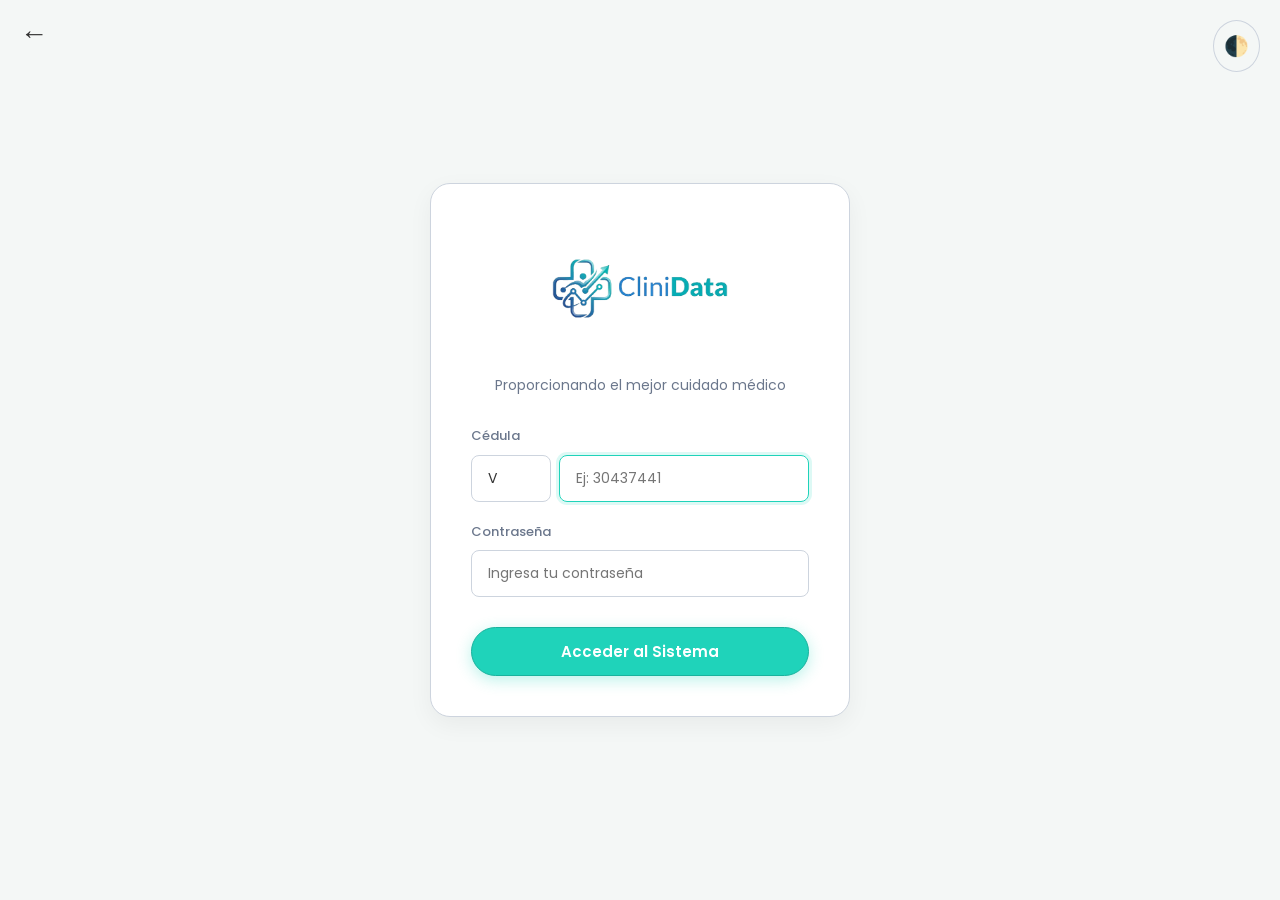
<file: views/login.html>
<!DOCTYPE html>
<html lang="es">
<head>
    <meta charset="UTF-8">
    <meta name="viewport" content="width=device-width, initial-scale=1.0">
    <title>Iniciar Sesión - CliniData</title>
    <link rel="stylesheet" href="../css/style.css">
</head>
<body>

<a href="../index.html" aria-label="Volver a la página principal" title="Volver a la página principal" style="position: absolute; top: 20px; left: 20px; color: inherit; text-decoration: none; font-size: 28px; line-height: 1;">←</a>

<div style="position: absolute; top: 20px; right: 20px;">
    <button class="theme-toggle" onclick="document.body.classList.toggle('dark-mode')" aria-label="Cambiar modo claro/oscuro" title="Cambiar tema">🌓</button>
</div>

<div class="login-wrapper">
    <div class="login-card">
        <div class="login-logo-frame">
            <img src="../images/logoclinidata.png" alt="CliniData Logo">
        </div>
        <p>Proporcionando el mejor cuidado médico</p>
        
        <form id="form-login">
            <div class="form-group">
                <label for="login_cedula_numero">Cédula</label>
                <div style="display:flex; gap:8px;">
                    <select id="login_cedula_letra" class="form-control" style="max-width:80px;">
                        <option value="V">V</option>
                        <option value="E">E</option>
                    </select>
                    <input type="text" id="login_cedula_numero" class="form-control" required
                           inputmode="numeric" pattern="\d{7,8}" maxlength="8"
                           placeholder="Ej: 30437441" title="7 u 8 dígitos, sin letras ni guiones" autofocus>
                </div>
                <input type="hidden" id="cedula" name="cedula">
            </div>

            <div class="form-group">
                <label for="clave_acceso">Contraseña</label>
                <input type="password" id="clave_acceso" name="clave_acceso" class="form-control" required placeholder="Ingresa tu contraseña">
            </div>

            <button type="submit" class="btn btn-primary" style="width: 100%; margin-top: 10px;">Acceder al Sistema</button>
        </form>
    </div>
</div>

<script>
    // 1. Función para armar la cédula
    function combinarCedula(idLetra, idNumero, idOculto) {
        const letra = document.getElementById(idLetra);
        const numero = document.getElementById(idNumero);
        const oculto = document.getElementById(idOculto);
        const actualizar = () => { oculto.value = numero.value ? `${letra.value}-${numero.value}` : ''; };
        letra.addEventListener('change', actualizar);
        numero.addEventListener('input', actualizar);
    }
    combinarCedula('login_cedula_letra', 'login_cedula_numero', 'cedula');

    // 2. Interceptar el formulario de Login
    const formLogin = document.querySelector('form');
    
    formLogin.addEventListener('submit', async (evento) => {
        evento.preventDefault(); 

        const payload = {
            identificador: document.getElementById('cedula').value,
            clave: document.getElementById('clave_acceso').value
        };

        try {
            // Ruta corregida: sale de 'views' (../) y entra a 'clinica-backend/api'
            const respuesta = await fetch('../clinica-backend/api/login.php', {
                method: 'POST',
                headers: {
                    'Content-Type': 'application/json'
                },
                body: JSON.stringify(payload)
            });

            const datos = await respuesta.json();

            if (respuesta.ok && datos.success) {
                const rol = datos.usuario.rol;
                
                if (rol === 'RECEPCIONISTA') {
                    window.location.href = 'recepcionista_dashboard.html';
                } else if (rol === 'ADMIN') {
                    window.location.href = 'administrador_dashboard.html';
                } else if (rol === 'MEDICO') {
                    window.location.href = 'medico_dashboardv2.html';   // <-- version mejorada dasboard v2
                } else if (rol === 'LABORATORISTA') {
                    window.location.href = 'laboratorista_dashboard.html';
                } else {
                    alert('Rol sin vista asignada: ' + rol);
                }
            } else {
                alert('Credenciales inválidas: ' + datos.error);
            }
        } catch (error) {
            console.error("Error en la petición de login:", error);
            alert("No se pudo conectar con el servidor. Abre F12 para más detalles.");
        }
    }); 
</script>
</body>
</html>
</file>
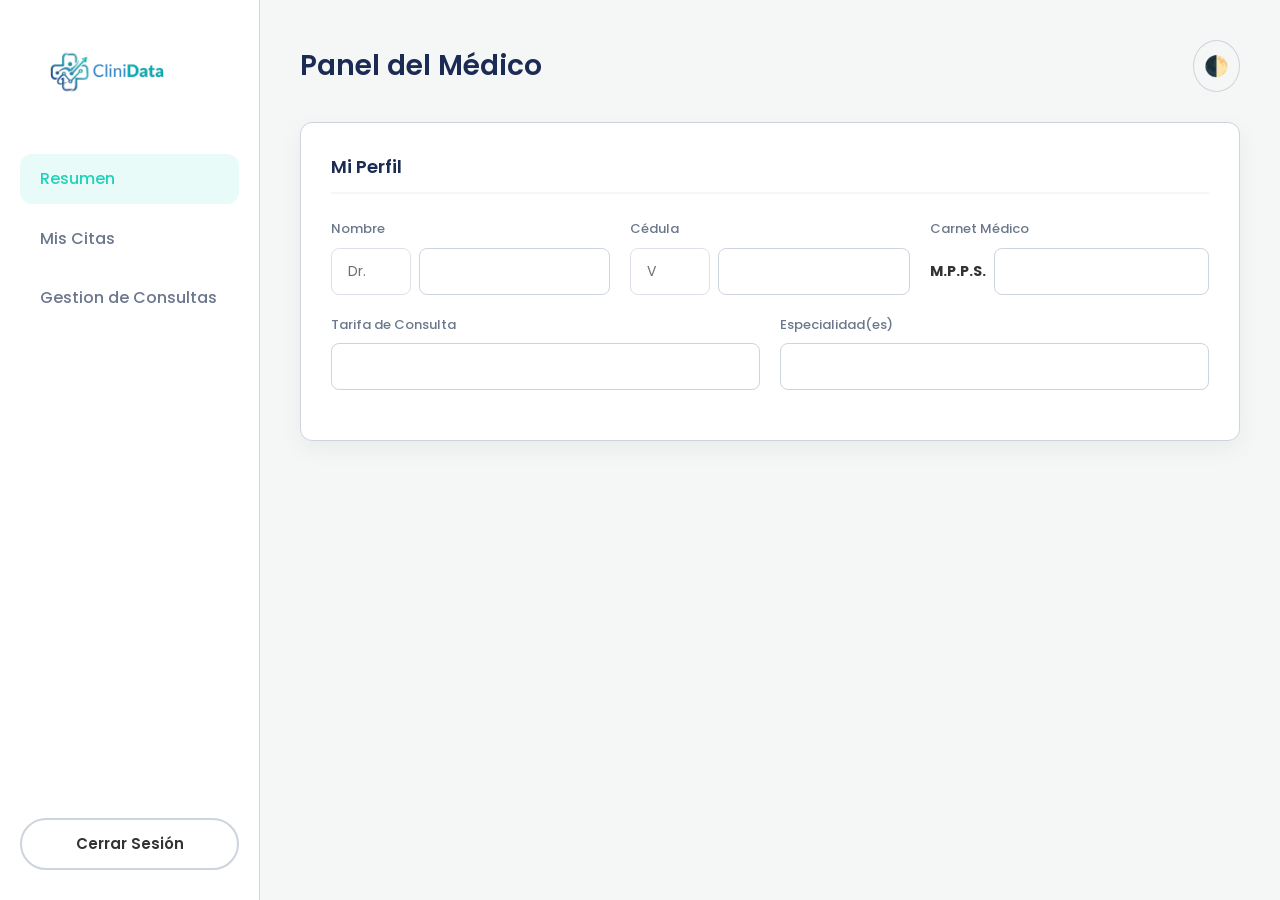
<file: views/medico_dashboard.html>
<!DOCTYPE html>
<html lang="es">
<head>
    <meta charset="UTF-8">
    <meta name="viewport" content="width=device-width, initial-scale=1.0">
    <title>Panel del Médico - CliniData</title>
    <link rel="stylesheet" href="../css/style.css">
</head>
<body>

<div class="dashboard-container">
    <!-- BARRA LATERAL -->
    <aside class="sidebar">
        <div class="sidebar-brand">
            <img src="../images/logoclinidata.png" alt="CliniData Logo" class="brand-logo">
        </div>
        <ul class="sidebar-menu">
            <li><a onclick="showSection('resumen-dashboard')" class="active" id="link-resumen-dashboard">Resumen</a></li>
            <li><a onclick="showSection('mis-citas')" id="link-mis-citas">Mis Citas</a></li>
            <li><a onclick="showSection('paciente-buscar')" id="link-paciente-buscar">Gestion de Consultas</a></li>
        </ul>
        <div style="margin-top: auto;">
            <a href="login.html" class="btn btn-outline" style="width: 100%; text-align: center;">Cerrar Sesión</a>
        </div>
    </aside>

    <!-- CONTENIDO PRINCIPAL -->
    <main class="main-content">
        <div class="page-header" style="display: flex; justify-content: space-between; align-items: center;">
            <h1>Panel del Médico</h1>
            <button class="theme-toggle" onclick="document.body.classList.toggle('dark-mode')" aria-label="Cambiar modo claro/oscuro" title="Cambiar tema">🌓</button>
        </div>

        <!-- SECCIÓN: RESUMEN / MI PERFIL -->
        <section id="resumen-dashboard" class="card">
            <h3 class="card-title">Mi Perfil</h3>
            <div class="form-row">
                <div class="form-group">
                    <label for="perfil_nombre_texto">Nombre</label>
                    <div style="display:flex; gap:8px;">
                        <select id="perfil_titulo" class="form-control" style="max-width:80px;" disabled>
                            <option value="Dr." selected>Dr.</option>
                            <option value="Dra.">Dra.</option>
                        </select>
                        <input type="text" id="perfil_nombre_texto" class="form-control" readonly value="">
                    </div>
                    <input type="hidden" id="perfil_nombre" value="">
                </div>
                <div class="form-group">
                    <label for="perfil_cedula_numero">Cédula</label>
                    <div style="display:flex; gap:8px;">
                        <select id="perfil_cedula_letra" class="form-control" style="max-width:80px;" disabled>
                            <option value="V" selected>V</option>
                            <option value="E">E</option>
                        </select>
                        <input type="text" id="perfil_cedula_numero" class="form-control" readonly value="">
                    </div>
                    <input type="hidden" id="perfil_cedula" value="">
                </div>
                <div class="form-group">
                    <label for="perfil_carnet_numero">Carnet Médico</label>
                    <div style="display:flex; gap:8px; align-items:center;">
                        <span style="font-weight:bold; color:var(--text-color); font-size: 0.9rem;">M.P.P.S.</span>
                        <input type="text" id="perfil_carnet_numero" class="form-control" readonly value="">
                    </div>
                    <input type="hidden" id="perfil_carnet" value="">
                </div>
            </div>
            <div class="form-row">
                <div class="form-group">
                    <label for="perfil_tarifa">Tarifa de Consulta</label>
                    <input type="text" id="perfil_tarifa" class="form-control" readonly value="">
                </div>
                <div class="form-group">
                    <label for="perfil_especialidad">Especialidad(es)</label>
                    <input type="text" id="perfil_especialidad" class="form-control" readonly value="">
                </div>
            </div>
        </section>

        <section id="mis-citas" class="card hidden">
            <h3 class="card-title">Mis Citas</h3>
            <div style="overflow-x: auto;">
                <table style="width: 100%; border-collapse: collapse; min-width: 700px;">
                    <thead>
                        <tr style="text-align: left; border-bottom: 1px solid var(--border-color);">
                            <th style="padding: 12px 8px;">ID</th>
                            <th style="padding: 12px 8px;">Paciente</th>
                            <th style="padding: 12px 8px;">Horario</th>
                            <th style="padding: 12px 8px;">Consultorio</th>
                            <th style="padding: 12px 8px;">Estado</th>
                            <th style="padding: 12px 8px;">Acción</th>
                        </tr>
                    </thead>
                    <tbody id="mis-citas-lista">
                        <tr><td colspan="6" style="padding: 14px 8px;">Cargando citas...</td></tr>
                    </tbody>
                </table>
            </div>
        </section>

        <!-- SECCIÓN: BUSCAR PACIENTE (Agrupa Búsqueda, Consulta y Receta) -->
        <section id="paciente-buscar" class="hidden">
            
            <!-- TARJETA: BUSCAR PACIENTE -->
            <div class="card">
                <h3 class="card-title">Búsqueda e Información del Paciente</h3>

                <!-- Barra de búsqueda -->
                <div class="search-bar-container">
                    <div class="form-group" style="margin-bottom: 0;">
                        <label for="buscar_cedula_numero">Cédula del Paciente</label>
                        <div style="display:flex; gap:8px;">
                            <select id="buscar_cedula_letra" class="form-control" style="max-width:80px;">
                                <option value="V">V</option>
                                <option value="E">E</option>
                            </select>
                            <input type="text" id="buscar_cedula_numero" class="form-control"
                                   inputmode="numeric" pattern="\d{7,8}" maxlength="8"
                                   placeholder="Ej: 30437441" title="7 u 8 dígitos, sin letras ni guiones">
                        </div>
                        <small id="buscar_cedula_error" class="hidden" style="color:#dc3545; font-size:12px;">
                            La cédula debe tener entre 7 y 8 dígitos, sin letras ni espacios.
                        </small>
                        <input type="hidden" id="buscar_cedula">
                    </div>
                    <button type="button" class="btn btn-primary" style="align-self: flex-end;">Buscar</button>
                </div>

                <!-- Resultado de la búsqueda -->
                <div id="resultado-paciente">
                    <h3 class="card-title" style="font-size: 15px; margin-top: 10px;">Datos del Paciente</h3>
                    <div class="form-row">
                        <div class="form-group">
                            <label for="pac_nombre">Nombres</label>
                            <input type="text" id="pac_nombre" class="form-control" readonly value="">
                        </div>
                        <div class="form-group">
                            <label for="pac_apellido">Apellidos</label>
                            <input type="text" id="pac_apellido" class="form-control" readonly value="">
                        </div>
                        <div class="form-group">
                            <label for="pac_fecha_nacimiento">Fecha de Nacimiento</label>
                            <input type="text" id="pac_fecha_nacimiento" class="form-control" readonly value="">
                        </div>
                    </div>
                    <div class="form-row">
                        <div class="form-group">
                            <label for="pac_telefono_numero">Teléfono</label>
                            <div style="display:flex; gap:8px;">
                                <select id="pac_telefono_prefijo" class="form-control" style="max-width:110px;" disabled>
                                    <option value="" selected></option>
                                    <option value="0414">0414</option>
                                    <option value="0424">0424</option>
                                    <option value="0412">0412</option>
                                    <option value="0416">0416</option>
                                    <option value="0426">0426</option>
                                </select>
                                <input type="text" id="pac_telefono_numero" class="form-control" readonly value="">
                            </div>
                            <input type="hidden" id="pac_telefono" value="">
                        </div>
                        <div class="form-group">
                            <label for="pac_email">Correo Electrónico</label>
                            <input type="text" id="pac_email" class="form-control" readonly value="">
                        </div>
                        <div class="form-group">
                            <label for="pac_genero">Género</label>
                            <select id="pac_genero" class="form-control" disabled>
                                <option value="" selected></option>
                                <option value="Masculino">Masculino</option>
                                <option value="Femenino">Femenino</option>
                                <option value="Otro">Otro</option>
                            </select>
                        </div>
                        <div class="form-group">
                            <label for="pac_tipo_sangre">Tipo de Sangre</label>
                            <select id="pac_tipo_sangre" class="form-control" disabled>
                                <option value="A+">A+</option><option value="A-">A-</option>
                                <option value="B+">B+</option><option value="B-">B-</option>
                                <option value="AB+">AB+</option><option value="AB-">AB-</option>
                                <option value="O+">O+</option><option value="O-">O-</option>
                            </select>
                        </div>
                    </div>
                    <div class="form-group">
                        <label for="pac_direccion">Dirección</label>
                        <input type="text" id="pac_direccion" class="form-control" readonly value="">
                    </div>

                    <!-- HISTORIA MÉDICA -->
                    <h3 class="card-title" style="font-size: 15px; margin-top: 25px;">Historia Médica</h3>
                    <form id="form-historia-medica">
                        <input type="hidden" name="cedula_paciente" id="hist_cedula_paciente" value="">

                        <div class="form-group">
                            <label for="hist_antecedentes">Antecedentes</label>
                            <textarea id="hist_antecedentes" name="antecedentes" class="form-control" placeholder="Antecedentes médicos relevantes..."></textarea>
                        </div>
                        <div class="form-row">
                            <div class="form-group">
                                <label for="hist_alergias">Alergias</label>
                                <textarea id="hist_alergias" name="alergias" class="form-control" placeholder="Alergias conocidas..."></textarea>
                            </div>
                            <div class="form-group">
                                <label for="hist_medicacion">Medicación Habitual</label>
                                <textarea id="hist_medicacion" name="medicacion_habitual" class="form-control" placeholder="Medicación que toma regularmente..."></textarea>
                            </div>
                        </div>
                        <div class="form-actions">
                            <button type="submit" class="btn btn-primary">Guardar Historia Médica</button>
                        </div>
                    </form>

                    <!-- TIMELINE DE CONSULTAS -->
                    <h3 class="card-title" style="font-size: 15px; margin-top: 25px;">Consultas Guardadas</h3>
                    <div class="form-row">
                        <div class="form-group">
                            <label for="rango_desde">Fecha Desde</label>
                            <input type="date" id="rango_desde" class="form-control">
                        </div>
                        <div class="form-group">
                            <label for="rango_hasta">Fecha Hasta</label>
                            <input type="date" id="rango_hasta" class="form-control">
                        </div>
                        <div class="form-group" style="display: flex; align-items: flex-end; gap: 10px;">
                            <button type="button" id="btn-consultar-rango" class="btn btn-primary" style="flex: 1;">Consultar Rango</button>
                            <button type="button" id="btn-ver-todas-consultas" class="btn btn-outline" style="flex: 1;">Ver Todas</button>
                        </div>
                    </div>

                    <ul style="list-style: none; margin-top: 10px;">
                    </ul>

                    <div id="detalle-consulta" class="card hidden" style="margin-top: 20px;">
                        <h3 class="card-title" style="font-size: 15px;">Detalle de la Consulta</h3>
                        <div class="form-row">
                            <div class="form-group">
                                <label>Diagnóstico</label>
                                <textarea id="det_diagnostico" class="form-control" readonly placeholder="Diagnóstico..."></textarea>
                            </div>
                            <div class="form-group">
                                <label>Observaciones</label>
                                <textarea id="det_observaciones" class="form-control" readonly placeholder="Observaciones..."></textarea>
                            </div>
                        </div>
                        <div class="form-row">
                            <div class="form-group">
                                <label>Costo</label>
                                <input type="text" id="det_costo" class="form-control" readonly placeholder="$0.00">
                            </div>
                        </div>
                        <div class="form-group">
                            <label>Recetas Asociadas</label>
                            <textarea id="det_recetas" class="form-control" readonly placeholder="Medicamentos recetados..."></textarea>
                        </div>
                        <div class="form-group">
                            <label>Estudios Asociados</label>
                            <textarea id="det_estudios" class="form-control" readonly placeholder="Estudios de laboratorio..."></textarea>
                        </div>
                    </div>
                </div>
            </div> <!-- FIN TARJETA BÚSQUEDA -->

            <!-- TARJETA: REGISTRAR CONSULTA -->
            <div class="card">
                <h3 class="card-title">Registrar Nueva Consulta</h3>
                <form id="form-registro-consulta">
                    <input type="hidden" name="cedula_medico" value="V-20456789">

                    <div class="form-row">
                        <div class="form-group">
                            <label for="cons_cedula_paciente_numero">Cédula del Paciente</label>
                            <div style="display:flex; gap:8px;">
                                <select id="cons_cedula_paciente_letra" class="form-control" style="max-width:80px;">
                                    <option value="V">V</option>
                                    <option value="E">E</option>
                                </select>
                                <input type="text" id="cons_cedula_paciente_numero" class="form-control" required
                                       inputmode="numeric" pattern="\d{7,8}" maxlength="8"
                                       placeholder="Ej: 30437441" title="7 u 8 dígitos, sin letras ni guiones">
                            </div>
                            <small id="cons_cedula_paciente_error" class="hidden" style="color:#dc3545; font-size:12px;">
                                La cédula debe tener entre 7 y 8 dígitos, sin letras ni espacios.
                            </small>
                            <input type="hidden" id="cons_cedula_paciente" name="cedula_paciente">
                        </div>
                        <div class="form-group">
                            <label for="cons_id_cita">ID de Cita (opcional)</label>
                            <input type="number" id="cons_id_cita" name="id_cita" class="form-control" placeholder="Si la consulta viene de una cita agendada">
                        </div>
                        <div class="form-group">
                            <label for="cons_costo">Costo</label>
                            <input type="number" id="cons_costo" name="costo" class="form-control" required step="0.01" min="0">
                        </div>
                    </div>

                    <div class="form-group">
                        <label for="cons_diagnostico">Diagnóstico</label>
                        <textarea id="cons_diagnostico" name="diagnostico" class="form-control" required placeholder="Diagnóstico del paciente..."></textarea>
                    </div>

                    <div class="form-group">
                        <label for="cons_observaciones">Observaciones</label>
                        <textarea id="cons_observaciones" name="observaciones" class="form-control" placeholder="Observaciones adicionales..."></textarea>
                    </div>

                    <div class="form-actions">
                        <button type="reset" class="btn btn-outline">Limpiar</button>
                        <button type="submit" class="btn btn-primary">Registrar Consulta</button>
                    </div>
                </form>
            </div> <!-- FIN TARJETA CONSULTA -->

            <!-- TARJETA: REGISTRAR RECETA -->
            <div class="card">
                <h3 class="card-title">Registrar Nueva Receta</h3>
                <form id="form-registro-receta">
                    <div class="form-row">
                        <div class="form-group">
                            <label for="rec_id_consulta">ID de Consulta</label>
                            <input type="number" id="rec_id_consulta" name="id_consulta" class="form-control" required>
                        </div>
                        <div class="form-group">
                            <label for="rec_id_medicamento">Medicamento</label>
                            <select id="rec_id_medicamento" name="id_medicamento" class="form-control" required>
                                <option value="">Cargando medicamentos...</option>
                            </select>
                        </div>
                    </div>

                    <div class="form-row">
                        <div class="form-group">
                            <label for="rec_dosis">Dosis</label>
                            <input type="text" id="rec_dosis" name="dosis" class="form-control" required maxlength="100" placeholder="Ej: 1 tableta">
                        </div>
                        <div class="form-group">
                            <label for="rec_frecuencia">Frecuencia</label>
                            <input type="text" id="rec_frecuencia" name="frecuencia" class="form-control" required maxlength="100" placeholder="Ej: Cada 8 horas">
                        </div>
                        <div class="form-group">
                            <label for="rec_duracion">Duración</label>
                            <input type="text" id="rec_duracion" name="duracion" class="form-control" required maxlength="100" placeholder="Ej: 7 días">
                        </div>
                    </div>

                    <div class="form-group">
                        <label for="rec_indicaciones">Indicaciones</label>
                        <textarea id="rec_indicaciones" name="indicaciones" class="form-control" placeholder="Indicaciones adicionales..."></textarea>
                    </div>

                    <div class="form-actions">
                        <button type="reset" class="btn btn-outline">Limpiar</button>
                        <button type="submit" class="btn btn-primary">Registrar Receta</button>
                    </div>
                </form>
            </div> <!-- FIN TARJETA RECETA -->

        </section>

    </main>
</div>

<script>
    function showSection(sectionId) {
        // Ocultar todas las secciones
        const sections = document.querySelectorAll('.main-content section');
        sections.forEach(s => s.classList.add('hidden'));

        // Quitar la clase active de todos los links
        const links = document.querySelectorAll('.sidebar-menu a');
        links.forEach(l => l.classList.remove('active'));

        // Mostrar la sección seleccionada y activar su link
        document.getElementById(sectionId).classList.remove('hidden');
        document.getElementById('link-' + sectionId).classList.add('active');
    }

    // Funciones de validación
    function combinarCedula(idLetra, idNumero, idOculto) {
        const letra = document.getElementById(idLetra);
        const numero = document.getElementById(idNumero);
        const oculto = document.getElementById(idOculto);
        const actualizar = () => { oculto.value = numero.value ? `${letra.value}-${numero.value}` : ''; };
        if(letra && numero && oculto) {
            letra.addEventListener('change', actualizar);
            numero.addEventListener('input', actualizar);
        }
    }

    function soloNumeros(id) {
        const el = document.getElementById(id);
        if(el) {
            el.addEventListener('keypress', (e) => {
                if (!/^[0-9]$/.test(e.key)) e.preventDefault();
            });
        }
    }

    // Búsqueda
    function mostrarErrorCedula(idNumero, idError) {
        const input = document.getElementById(idNumero);
        const error = document.getElementById(idError);
        if (input && error) {
            input.addEventListener('invalid', (e) => {
                e.preventDefault();
                error.classList.remove('hidden');
            });
            input.addEventListener('input', () => {
                error.classList.add('hidden');
            });
        }
    }

    combinarCedula('buscar_cedula_letra', 'buscar_cedula_numero', 'buscar_cedula');
    soloNumeros('buscar_cedula_numero');
    mostrarErrorCedula('buscar_cedula_numero', 'buscar_cedula_error');

    // Consulta
    combinarCedula('cons_cedula_paciente_letra', 'cons_cedula_paciente_numero', 'cons_cedula_paciente');
    soloNumeros('cons_cedula_paciente_numero');
    mostrarErrorCedula('cons_cedula_paciente_numero', 'cons_cedula_paciente_error');

    function verDetalleConsulta(el) {
        const idConsulta = el.dataset.idConsulta;
        document.getElementById('detalle-consulta').classList.remove('hidden');
        console.log('Cargar detalle de la consulta con id:', idConsulta);
    }
</script>
<script src="../js/integracion.js"></script>
</body>
</html>
</file>
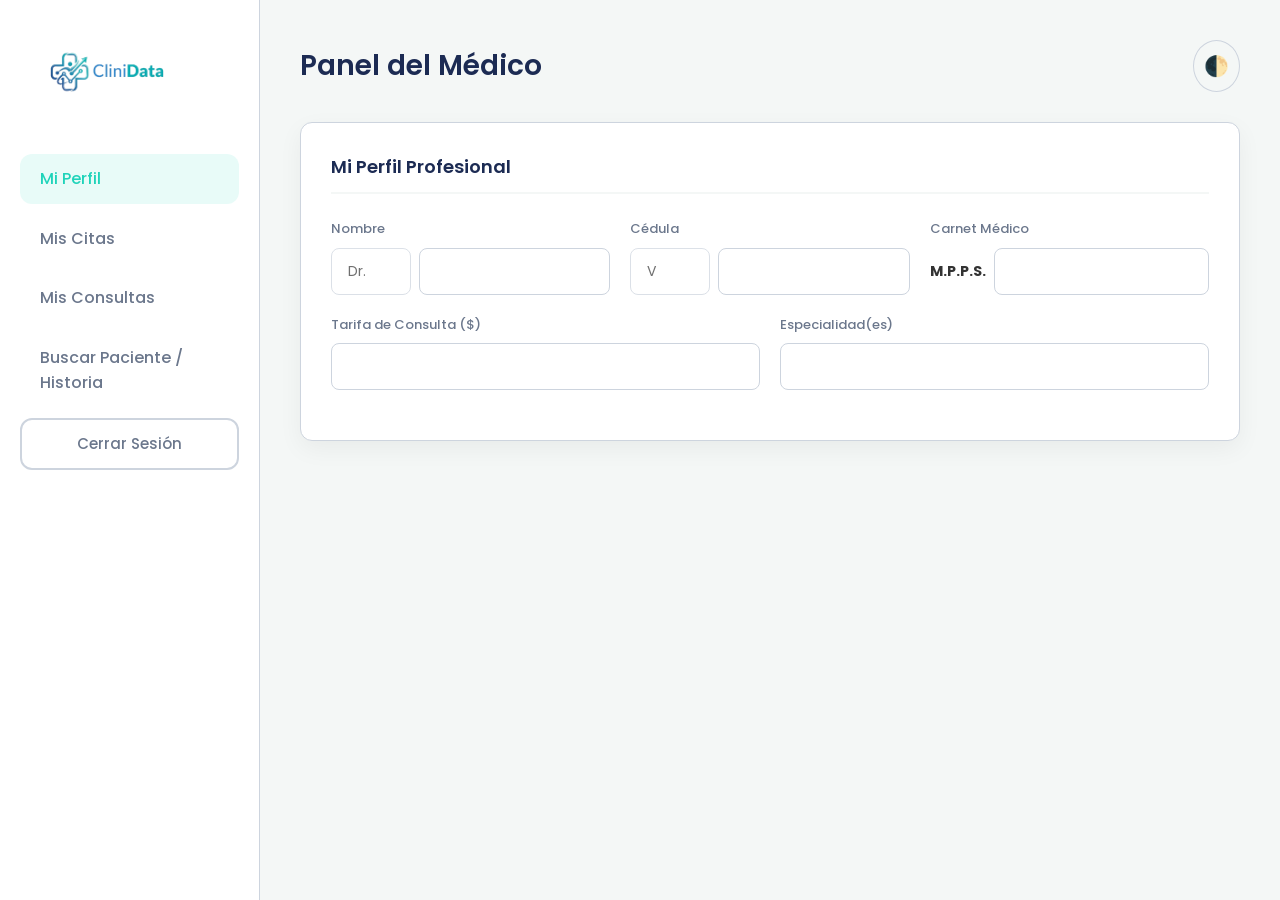
<file: views/medico_dashboardv2.html>
<!DOCTYPE html>
<html lang="es">
<head>
    <meta charset="UTF-8">
    <meta name="viewport" content="width=device-width, initial-scale=1.0">
    <title>Panel del Médico - CliniData</title>
    <link rel="stylesheet" href="../css/style.css">
</head>
<body>

<div class="dashboard-container">
    <!-- BARRA LATERAL -->
    <aside class="sidebar">
        <div class="sidebar-brand">
            <img src="../images/logoclinidata.png" alt="CliniData Logo" class="brand-logo">
        </div>
        <ul class="sidebar-menu">
            <li><a onclick="showSection('resumen-dashboard')" class="active" id="link-resumen-dashboard">Mi Perfil</a></li>
            <li><a onclick="showSection('mis-citas')" id="link-mis-citas">Mis Citas</a></li>
            <li><a onclick="showSection('mis-consultas')" id="link-mis-consultas">Mis Consultas</a></li>
            <li><a onclick="showSection('paciente-buscar')" id="link-paciente-buscar">Buscar Paciente / Historia</a></li>

            <div style="margin-top: auto;">
                <a href="#" id="btn-logout" class="btn btn-outline" style="width: 100%; text-align: center;">Cerrar Sesión</a>
            </div>
        </ul>
        
    </aside>

    <!-- CONTENIDO PRINCIPAL -->
    <main class="main-content">
        <div class="page-header" style="display: flex; justify-content: space-between; align-items: center;">
            <h1>Panel del Médico</h1>
            <button class="theme-toggle" onclick="document.body.classList.toggle('dark-mode')" aria-label="Cambiar modo claro/oscuro" title="Cambiar tema">🌓</button>
        </div>

        <!-- 1. SECCIÓN: RESUMEN / MI PERFIL -->
        <section id="resumen-dashboard" class="card">
            <h3 class="card-title">Mi Perfil Profesional</h3>
            <div class="form-row">
                <div class="form-group">
                    <label for="perfil_nombre_texto">Nombre</label>
                    <div style="display:flex; gap:8px;">
                        <select id="perfil_titulo" class="form-control" style="max-width:80px;" disabled>
                            <option value="Dr." selected>Dr.</option>
                            <option value="Dra.">Dra.</option>
                        </select>
                        <input type="text" id="perfil_nombre_texto" class="form-control" readonly value="">
                    </div>
                    <input type="hidden" id="perfil_nombre" value="">
                </div>
                <div class="form-group">
                    <label for="perfil_cedula_numero">Cédula</label>
                    <div style="display:flex; gap:8px;">
                        <select id="perfil_cedula_letra" class="form-control" style="max-width:80px;" disabled>
                            <option value="V" selected>V</option>
                            <option value="E">E</option>
                        </select>
                        <input type="text" id="perfil_cedula_numero" class="form-control" readonly value="">
                    </div>
                    <input type="hidden" id="perfil_cedula" value="">
                </div>
                <div class="form-group">
                    <label for="perfil_carnet_numero">Carnet Médico</label>
                    <div style="display:flex; gap:8px; align-items:center;">
                        <span style="font-weight:bold; color:var(--text-color); font-size: 0.9rem;">M.P.P.S.</span>
                        <input type="text" id="perfil_carnet_numero" class="form-control" readonly value="">
                    </div>
                    <input type="hidden" id="perfil_carnet" value="">
                </div>
            </div>
            <div class="form-row">
                <div class="form-group">
                    <label for="perfil_tarifa">Tarifa de Consulta ($)</label>
                    <input type="text" id="perfil_tarifa" class="form-control" readonly value="">
                </div>
                <div class="form-group">
                    <label for="perfil_especialidad">Especialidad(es)</label>
                    <input type="text" id="perfil_especialidad" class="form-control" readonly value="">
                </div>
            </div>
        </section>

        <!-- 2. SECCIÓN: MIS CITAS CONFIRMADAS -->
        <section id="mis-citas" class="card hidden">
            <div style="display: flex; justify-content: space-between; align-items: center; flex-wrap: wrap; gap: 10px; margin-bottom: 15px;">
                <h3 class="card-title" style="margin: 0;">Mis Citas</h3>
                
                <!-- Botones de filtro rápido -->
                <div class="filter-tabs" style="display: flex; gap: 6px;">
                    <button class="btn btn-sm btn-filter active" onclick="filtrarCitasDoctor('hoy')">Hoy</button>
                    <button class="btn btn-sm btn-filter" onclick="filtrarCitasDoctor('confirmada')">Confirmadas</button>
                    <button class="btn btn-sm btn-filter" onclick="filtrarCitasDoctor('pendiente')">Pendientes</button>
                    <button class="btn btn-sm btn-filter" onclick="filtrarCitasDoctor('todas')">Todas</button>
                </div>
            </div>

            <div style="overflow-x: auto;">
                <table style="width: 100%; border-collapse: collapse; min-width: 700px;">
                    <thead>
                        <tr style="text-align: left; border-bottom: 1px solid var(--border-color);">
                            <th style="padding: 12px 8px;">ID</th>
                            <th style="padding: 12px 8px;">Cedula Paciente</th>
                            <th style="padding: 12px 8px;">Paciente</th>
                            <th style="padding: 12px 8px;">Horario</th>
                            <th style="padding: 12px 8px;">Consultorio</th>
                            <th style="padding: 12px 8px;">Estado</th>
                            <th style="padding: 12px 8px;">Acción</th>
                        </tr>
                    </thead>
                    <tbody id="mis-citas-lista">
                        <tr><td colspan="6" style="padding: 14px 8px;">Cargando citas...</td></tr>
                    </tbody>
                </table>
            </div>
        </section>

        <!-- 3. SECCIÓN: MIS CONSULTAS Y ESPACIO DE TRABAJO UNIFICADO -->
        <section id="mis-consultas" class="hidden">
            
            <!-- LISTADO HISTÓRICO DE CONSULTAS -->
            <div class="card">
                <h3 class="card-title">Historial de Consultas Realizadas</h3>
                <button type="button" class="btn btn-outline" onclick="crearNuevaConsultaSinCita()">+ Nueva Consulta (Sin Cita)</button>
                <input type="text" id="buscar_consulta_cedula" class="form-control" placeholder="Buscar por cédula | nombre del paciente | fecha..." style="margin-bottom: 15px;">
                <div style="overflow-x: auto;">

                    
                    <table style="width: 100%; border-collapse: collapse; min-width: 700px;">
                        <thead>
                            <tr style="text-align: left; border-bottom: 1px solid var(--border-color);">
                                <th style="padding: 12px 8px;">ID Consulta</th>
                                <th style="padding: 12px 8px;">Paciente</th>
                                <th style="padding: 12px 8px;">Cedula</th>
                                <th style="padding: 12px 8px;">Fecha</th>
                                <th style="padding: 12px 8px;">Diagnóstico</th>
                                <th style="padding: 12px 8px;">Costo</th>
                                <th style="padding: 12px 8px; text-align: right;">Acción</th>
                            </tr>
                        </thead>
                        <tbody id="lista-mis-consultas">
                            <tr><td colspan="5" style="padding: 14px 8px;">Cargando historial de consultas...</td></tr>
                        </tbody>
                    </table>
                </div>
            </div>

            <!-- INTERFAZ UNIFICADA DE CONSULTA ACTIVA (MITAD SUPERIOR E INFERIOR) -->
            <div id="interfaz-consulta-activa" class="card hidden" style="border: 2px solid var(--primary-color, #007bff); margin-top: 25px;">
                
                <div style="display: flex; justify-content: space-between; align-items: center; border-bottom: 1px solid var(--border-color); padding-bottom: 10px; margin-bottom: 20px;">
                    <h2 class="card-title" id="titulo-consulta-activa" style="margin: 0; color: var(--primary-color, #007bff);">Espacio de Consulta Activa</h2>
                    <button type="button" class="btn btn-outline" onclick="ocultarConsultaActiva()">Cerrar Consulta</button>
                </div>

                <!-- MITAD SUPERIOR: DATOS GENERALES DE LA CONSULTA -->
                <form id="form-registro-consulta">
                    <input type="hidden" name="cedula_medico" id="cons_cedula_medico" value="">

                    <div class="form-row">
                        <div class="form-group">
                            <label for="cons_cedula_paciente_numero">Cédula del Paciente</label>
                            <div style="display:flex; gap:8px;">
                                <select id="cons_cedula_paciente_letra" class="form-control" style="max-width:80px;">
                                    <option value="V">V</option>
                                    <option value="E">E</option>
                                </select>
                                <input type="text" id="cons_cedula_paciente_numero" class="form-control" required
                                       inputmode="numeric" pattern="\d{7,8}" maxlength="8"
                                       placeholder="Ej: 30437441" title="7 u 8 dígitos, sin letras ni guiones">
                            </div>
                            <small id="cons_cedula_paciente_error" class="hidden" style="color:#dc3545; font-size:12px;">
                                La cédula debe tener entre 7 y 8 dígitos, sin letras ni espacios.
                            </small>
                            <input type="hidden" id="cons_cedula_paciente" name="cedula_paciente">
                        </div>
                        <div class="form-group">
                            <label for="cons_id_cita">ID de Cita (Origen)</label>
                            <input type="number" id="cons_id_cita" name="id_cita" class="form-control" readonly placeholder="Cita asociada">
                        </div>
                        <div class="form-group">
                            <label for="cons_costo">Costo ($)</label>
                            <input type="number" id="cons_costo" name="costo" class="form-control" required step="0.01" min="0">
                        </div>
                    </div>

                    <div class="form-group">
                        <label for="cons_diagnostico">Diagnóstico</label>
                        <textarea id="cons_diagnostico" name="diagnostico" class="form-control" required placeholder="Diagnóstico del paciente..."></textarea>
                    </div>

                    <div class="form-group">
                        <label for="cons_observaciones">Observaciones</label>
                        <textarea id="cons_observaciones" name="observaciones" class="form-control" placeholder="Observaciones adicionales..."></textarea>
                    </div>

                    <div class="form-actions" style="margin-bottom: 25px;">
                        <button type="submit" class="btn btn-primary" id="btn-guardar-consulta">Guardar Consulta</button>
                    </div>
                </form>

                <hr style="border: 0; border-top: 1px solid var(--border-color); margin: 25px 0;">

                <!-- MITAD INFERIOR: DOS SUB-SECCIONES (RECETAS Y EXÁMENES) -->
                <div class="form-row" style="align-items: flex-start; gap: 20px;">
                    
                    <!-- SUB-SECCIÓN IZQUIERDA: RECETAS -->
                    <div style="flex: 1; min-width: 300px;" class="card">
                        <h3 class="card-title" style="font-size: 16px;">Recetas Médicas</h3>
                        
                        <!-- Lista de recetas asignadas a esta consulta -->
                        <div id="lista-recetas-consulta" style="margin-bottom: 15px; font-size: 0.9rem;">
                            <p style="color: gray;">No hay recetas registradas para esta consulta.</p>
                        </div>

                        <!-- Formulario para agregar Receta -->
                        <form id="form-registro-receta" style="border-top: 1px dashed var(--border-color); padding-top: 15px;">
                            <h4 style="margin-top: 0; margin-bottom: 10px; font-size: 14px;">Agregar Nueva Receta</h4>
                            
                            <input type="hidden" id="rec_id_consulta" name="id_consulta" value="">

                            <div class="form-group">
                                <label for="rec_id_medicamento">Medicamento</label>
                                <select id="rec_id_medicamento" name="id_medicamento" class="form-control" required>
                                    <option value="">Cargando medicamentos...</option>
                                </select>
                            </div>

                            <div class="form-group">
                                <label for="rec_dosis">Dosis</label>
                                <input type="text" id="rec_dosis" name="dosis" class="form-control" required maxlength="100" placeholder="Ej: 1 tableta (500mg)">
                            </div>
                            
                            <div class="form-row">
                                <div class="form-group">
                                    <label for="rec_frecuencia">Frecuencia</label>
                                    <input type="text" id="rec_frecuencia" name="frecuencia" class="form-control" required maxlength="100" placeholder="Ej: Cada 8 horas">
                                </div>
                                <div class="form-group">
                                    <label for="rec_duracion">Duración</label>
                                    <input type="text" id="rec_duracion" name="duracion" class="form-control" required maxlength="100" placeholder="Ej: 7 días">
                                </div>
                            </div>

                            <div class="form-group">
                                <label for="rec_indicaciones">Indicaciones</label>
                                <textarea id="rec_indicaciones" name="indicaciones" class="form-control" rows="2" placeholder="Indicaciones tomar con agua..."></textarea>
                            </div>

                            <button type="submit" class="btn btn-primary" style="width: 100%;">+ Agregar Receta</button>
                        </form>
                    </div>

                    <!-- SUB-SECCIÓN DERECHA: EXÁMENES Y ESTUDIOS -->
                    <div style="flex: 1; min-width: 300px;" class="card">
                        <h3 class="card-title" style="font-size: 16px;">Exámenes y Estudios Clínicos</h3>
                        
                        <!-- Lista de resultados con enlace al resultado subido -->
                        <div id="lista-examenes-consulta" style="margin-bottom: 15px; font-size: 0.9rem;">
                            <p style="color: gray;">No hay exámenes solicitados para esta consulta.</p>
                        </div>

                        <!-- Formulario para Solicitar Examen -->
                        <form id="form-registro-examen" style="border-top: 1px dashed var(--border-color); padding-top: 15px;">
                            <h4 style="margin-top: 0; margin-bottom: 10px; font-size: 14px;">Solicitar Nuevo Examen</h4>
                            
                            <input type="hidden" id="exam_id_consulta" name="id_consulta" value="">

                            <!-- En el formulario #form-registro-examen -->
                            <div class="form-group">
                                <label for="exam_tipo">Tipo de Examen / Estudio:</label>
                                <select id="exam_tipo" class="form-control" required>
                                    <option value="">Cargando opciones...</option>
                                </select>
                            </div>

                            

                            <button type="submit" class="btn btn-primary" style="width: 100%;">+ Solicitar Examen</button>
                        </form>
                    </div>

                </div>
            </div> <!-- FIN INTERFAZ UNIFICADA DE CONSULTA -->

        </section>

        <!-- 4. SECCIÓN: BUSCAR PACIENTE E HISTORIA MÉDICA -->
        <section id="paciente-buscar" class="hidden">
            <div class="card">
                <h3 class="card-title">Búsqueda de Paciente e Historia Médica</h3>

                <!-- Barra de búsqueda por Cédula -->
                <div class="search-bar-container">
                    <div class="form-group" style="margin-bottom: 0;">
                        <label for="buscar_cedula_numero">Cédula del Paciente</label>
                        <div style="display:flex; gap:8px;">
                            <select id="buscar_cedula_letra" class="form-control" style="max-width:80px;">
                                <option value="V">V</option>
                                <option value="E">E</option>
                            </select>
                            <input type="text" id="buscar_cedula_numero" class="form-control"
                                   inputmode="numeric" pattern="\d{7,8}" maxlength="8"
                                   placeholder="Ej: 30437441" title="7 u 8 dígitos, sin letras ni guiones">
                        </div>
                        <small id="buscar_cedula_error" class="hidden" style="color:#dc3545; font-size:12px;">
                            La cédula debe tener entre 7 y 8 dígitos, sin letras ni espacios.
                        </small>
                        <input type="hidden" id="buscar_cedula">
                    </div>
                    <button type="button" class="btn btn-primary" style="align-self: flex-end;" onclick="buscarPacienteYHistoria()">Buscar</button>
                </div>

                <!-- Resultado de la búsqueda -->
                <div id="resultado-paciente" style="margin-top: 20px;">
                    <h3 class="card-title" style="font-size: 15px;">Datos del Paciente</h3>
                    <div class="form-row">
                        <div class="form-group">
                            <label for="pac_nombre">Nombres</label>
                            <input type="text" id="pac_nombre" class="form-control" readonly value="">
                        </div>
                        <div class="form-group">
                            <label for="pac_apellido">Apellidos</label>
                            <input type="text" id="pac_apellido" class="form-control" readonly value="">
                        </div>
                        <div class="form-group">
                            <label for="pac_fecha_nacimiento">Fecha de Nacimiento</label>
                            <input type="text" id="pac_fecha_nacimiento" class="form-control" readonly value="">
                        </div>
                    </div>
                    <div class="form-row">
                        <div class="form-group">
                            <label for="pac_telefono_numero">Teléfono</label>
                            <div style="display:flex; gap:8px;">
                                <select id="pac_telefono_prefijo" class="form-control" style="max-width:110px;" disabled>
                                    <option value="" selected></option>
                                    <option value="0414">0414</option>
                                    <option value="0424">0424</option>
                                    <option value="0412">0412</option>
                                    <option value="0416">0416</option>
                                    <option value="0426">0426</option>
                                </select>
                                <input type="text" id="pac_telefono_numero" class="form-control" readonly value="">
                            </div>
                            <input type="hidden" id="pac_telefono" value="">
                        </div>
                        <div class="form-group">
                            <label for="pac_email">Correo Electrónico</label>
                            <input type="text" id="pac_email" class="form-control" readonly value="">
                        </div>
                        <div class="form-group">
                            <label for="pac_genero">Género</label>
                            <select id="pac_genero" class="form-control" disabled>
                                <option value="" selected></option>
                                <option value="Masculino">Masculino</option>
                                <option value="Femenino">Femenino</option>
                                <option value="Otro">Otro</option>
                            </select>
                        </div>
                        <div class="form-group">
                            <label for="pac_tipo_sangre">Tipo de Sangre</label>
                            <select id="pac_tipo_sangre" class="form-control" disabled>
                                <option value="A+">A+</option><option value="A-">A-</option>
                                <option value="B+">B+</option><option value="B-">B-</option>
                                <option value="AB+">AB+</option><option value="AB-">AB-</option>
                                <option value="O+">O+</option><option value="O-">O-</option>
                            </select>
                        </div>
                    </div>
                    <div class="form-group">
                        <label for="pac_direccion">Dirección</label>
                        <input type="text" id="pac_direccion" class="form-control" readonly value="">
                    </div>

                    <!-- HISTORIA MÉDICA -->
                    <h3 class="card-title" style="font-size: 15px; margin-top: 25px;">Historia Médica</h3>
                    <form id="form-historia-medica">
                        <input type="hidden" name="cedula_paciente" id="hist_cedula_paciente" value="">

                        <div class="form-group">
                            <label for="hist_antecedentes">Antecedentes</label>
                            <textarea id="hist_antecedentes" name="antecedentes" class="form-control" placeholder="Antecedentes médicos relevantes..."></textarea>
                        </div>
                        <div class="form-row">
                            <div class="form-group">
                                <label for="hist_alergias">Alergias</label>
                                <textarea id="hist_alergias" name="alergias" class="form-control" placeholder="Alergias conocidas..."></textarea>
                            </div>
                            <div class="form-group">
                                <label for="hist_medicacion">Medicación Habitual</label>
                                <textarea id="hist_medicacion" name="medicacion_habitual" class="form-control" placeholder="Medicación que toma regularmente..."></textarea>
                            </div>
                        </div>
                        <div class="form-actions">
                            <button type="submit" class="btn btn-primary">Guardar Historia Médica</button>
                        </div>
                    </form>
                </div>
            </div>
        </section>

    </main>
</div>

<script>
    // Navegación entre pestañas principales
    function showSection(sectionId) {
        const sections = document.querySelectorAll('.main-content section');
        sections.forEach(s => s.classList.add('hidden'));

        const links = document.querySelectorAll('.sidebar-menu a');
        links.forEach(l => l.classList.remove('active'));

        document.getElementById(sectionId).classList.remove('hidden');
        document.getElementById('link-' + sectionId).classList.add('active');
    }

    // Funciones de formateo de inputs
    function combinarCedula(idLetra, idNumero, idOculto) {
        const letra = document.getElementById(idLetra);
        const numero = document.getElementById(idNumero);
        const oculto = document.getElementById(idOculto);
        const actualizar = () => { oculto.value = numero.value ? `${letra.value}-${numero.value}` : ''; };
        if(letra && numero && oculto) {
            letra.addEventListener('change', actualizar);
            numero.addEventListener('input', actualizar);
        }
    }

    function soloNumeros(id) {
        const el = document.getElementById(id);
        if(el) {
            el.addEventListener('keypress', (e) => {
                if (!/^[0-9]$/.test(e.key)) e.preventDefault();
            });
        }
    }

    function mostrarErrorCedula(idNumero, idError) {
        const input = document.getElementById(idNumero);
        const error = document.getElementById(idError);
        if (input && error) {
            input.addEventListener('invalid', (e) => {
                e.preventDefault();
                error.classList.remove('hidden');
            });
            input.addEventListener('input', () => {
                error.classList.add('hidden');
            });
        }
    }

    combinarCedula('buscar_cedula_letra', 'buscar_cedula_numero', 'buscar_cedula');
    soloNumeros('buscar_cedula_numero');
    mostrarErrorCedula('buscar_cedula_numero', 'buscar_cedula_error');

    combinarCedula('cons_cedula_paciente_letra', 'cons_cedula_paciente_numero', 'cons_cedula_paciente');
    soloNumeros('cons_cedula_paciente_numero');
    mostrarErrorCedula('cons_cedula_paciente_numero', 'cons_cedula_paciente_error');

    // CONTROLADORES DE LA INTERFAZ DE CONSULTA
    function abrirConsultaNuevaDirecta() {
        setConsultaMode('CREATE');
        showSection('mis-consultas');
        const contenedor = document.getElementById('interfaz-consulta-activa');
        document.getElementById('titulo-consulta-activa').textContent = 'Crear Nueva Consulta';
        
        // 1. Resetear la variable global de consulta activa (si existe en tu script JS)
        if (typeof currentConsultationId !== 'undefined') {
            currentConsultationId = null;
        }

        // 2. Resetear TODOS los formularios
        document.getElementById('form-registro-consulta')?.reset();
        document.getElementById('form-registro-receta')?.reset();
        document.getElementById('form-registro-examen')?.reset();

        // 3. Limpiar IDs ocultos de consulta y cita
        const setVal = (id, val) => { const el = document.getElementById(id); if (el) el.value = val; };
        setVal('cons_id_cita', '');
        setVal('cons_id_consulta', '');
        setVal('rec_id_consulta', '');
        setVal('exam_id_consulta', '');

        // 4. Vaciar los contenedores de listas de recetas y exámenes
        const listaRecetas = document.getElementById('lista-recetas-consulta');
        if (listaRecetas) {
            listaRecetas.innerHTML = '<p style="color: gray; margin: 0; font-size: 13px;">Guarde la consulta para agregar recetas.</p>';
        }

        const listaExamenes = document.getElementById('lista-examenes-consulta');
        if (listaExamenes) {
            listaExamenes.innerHTML = '<p style="color: gray; margin: 0; font-size: 13px;">Guarde la consulta para solicitar exámenes.</p>';
        }

        // 5. Copiar tarifa del perfil al costo por defecto
        const tarifaPerfil = document.getElementById('perfil_tarifa')?.value;
        if (tarifaPerfil) setVal('cons_costo', tarifaPerfil);

        // 6. Mostrar interfaz con scroll suave
        contenedor.classList.remove('hidden');
        contenedor.scrollIntoView({ behavior: 'smooth' });
    }

    function prepararConsultaDesdeCita(idCita, cedulaPaciente) {
        showSection('mis-consultas');
        const contenedor = document.getElementById('interfaz-consulta-activa');
        document.getElementById('titulo-consulta-activa').textContent = `Generar Consulta para Cita #${idCita}`;
        
        // Asignar Cita y Paciente
        document.getElementById('cons_id_cita').value = idCita;
        
        if (cedulaPaciente) {
            const [letra, num] = cedulaPaciente.split('-');
            document.getElementById('cons_cedula_paciente_letra').value = letra || 'V';
            document.getElementById('cons_cedula_paciente_numero').value = num || cedulaPaciente;
            document.getElementById('cons_cedula_paciente').value = cedulaPaciente;
        }

        // Pre-cargar tarifa del médico
        const tarifaPerfil = document.getElementById('perfil_tarifa').value;
        if(tarifaPerfil) document.getElementById('cons_costo').value = tarifaPerfil;

        contenedor.classList.remove('hidden');
        contenedor.scrollIntoView({ behavior: 'smooth' });
    }

    function cargarConsultaAbierta(idConsulta) {
        showSection('mis-consultas');
        const contenedor = document.getElementById('interfaz-consulta-activa');
        document.getElementById('titulo-consulta-activa').textContent = `Detalle de Consulta #${idConsulta}`;
        
        // Enlazar los ID en los formularios de Recetas y Exámenes
        document.getElementById('rec_id_consulta').value = idConsulta;
        document.getElementById('exam_id_consulta').value = idConsulta;

        contenedor.classList.remove('hidden');
        contenedor.scrollIntoView({ behavior: 'smooth' });
    }

    
</script>
<script src="../js/medico.js"></script>
</body>
</html>
</file>
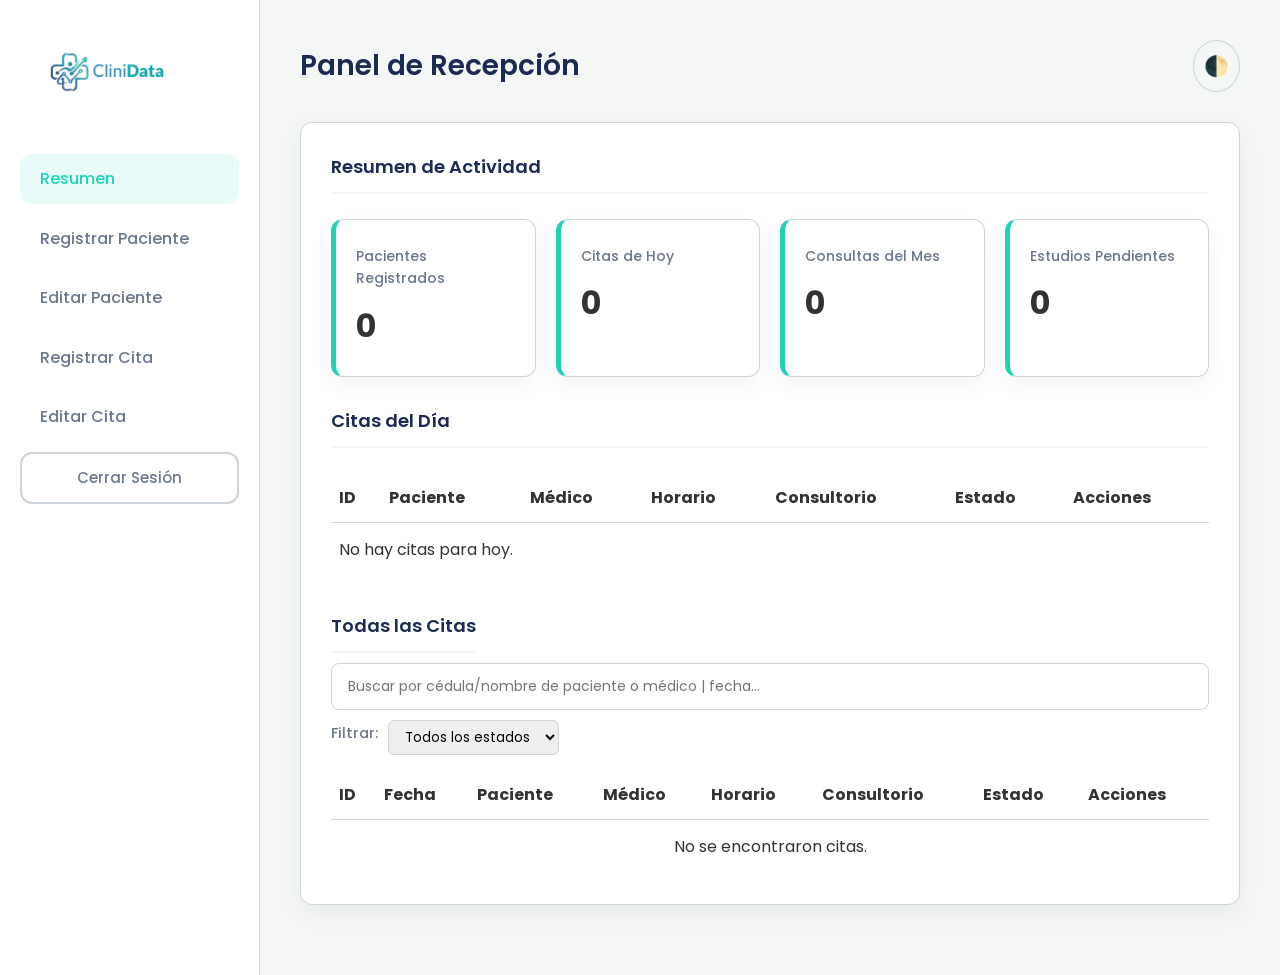
<file: views/recepcionista_dashboard.html>
<!DOCTYPE html>
<html lang="es">
<head>
    <meta charset="UTF-8">
    <meta name="viewport" content="width=device-width, initial-scale=1.0">
    <title>Panel de Recepción - CliniData</title>
    <link rel="stylesheet" href="../css/style.css">
</head>
<body>

<div class="dashboard-container">
    <!-- BARRA LATERAL -->
    <aside class="sidebar">
        <div class="sidebar-brand">
            <img src="../images/logoclinidata.png" alt="CliniData Logo" class="brand-logo">
        </div>
        <ul class="sidebar-menu">
            <li><a onclick="showSection('resumen-dashboard')" class="active" id="link-resumen-dashboard">Resumen</a></li>
            <li><a onclick="showSection('paciente-registro')" id="link-paciente-registro">Registrar Paciente</a></li>
            <li><a onclick="showSection('paciente-edicion')" id="link-paciente-edicion">Editar Paciente</a></li>
            <li><a onclick="showSection('cita-registro')" id="link-cita-registro">Registrar Cita</a></li>
            <li><a onclick="showSection('cita-edicion')" id="link-cita-edicion">Editar Cita</a></li>

            <div style="margin-top: auto;">
                <a href="#" id="btn-logout" class="btn btn-outline" style="width: 100%; text-align: center;">Cerrar Sesión</a>
            </div>
        </ul>
        
    </aside>

    <!-- CONTENIDO PRINCIPAL -->
    <main class="main-content">
        <div class="page-header" style="display: flex; justify-content: space-between; align-items: center;">
            <h1>Panel de Recepción</h1>
            <button class="theme-toggle" onclick="document.body.classList.toggle('dark-mode')" aria-label="Cambiar modo claro/oscuro" title="Cambiar tema">🌓</button>
        </div>

        <!-- SECCIÓN: RESUMEN -->
        <section id="resumen-dashboard" class="card">
            <h3 class="card-title">Resumen de Actividad</h3>
            <div class="summary-grid">
                <div class="summary-card">
                    <h4>Pacientes Registrados</h4>
                    <span class="number" id="resumen_pacientes">--</span>
                </div>
                <div class="summary-card">
                    <h4>Citas de Hoy</h4>
                    <span class="number" id="resumen_citas_hoy">--</span>
                </div>
                <div class="summary-card">
                    <h4>Consultas del Mes</h4>
                    <span class="number" id="resumen_citas_confirmadas">--</span>
                </div>
                <div class="summary-card">
                    <h4>Estudios Pendientes</h4>
                    <span class="number" id="resumen_consultorios">--</span>
                </div>
            </div>

    <!-- CITAS DEL DÍA -->
            <h3 class="card-title" style="margin-top: 25px;">Citas del Día</h3>
            <div style="overflow-x: auto;">
                <table style="width: 100%; border-collapse: collapse; min-width: 700px;">
                    <thead>
                        <tr style="text-align: left; border-bottom: 1px solid var(--border-color);">
                            <th style="padding: 12px 8px;">ID</th>
                            <th style="padding: 12px 8px;">Paciente</th>
                            <th style="padding: 12px 8px;">Médico</th>
                            <th style="padding: 12px 8px;">Horario</th>
                            <th style="padding: 12px 8px;">Consultorio</th>
                            <th style="padding: 12px 8px;">Estado</th>
                            <th style="padding: 12px 8px;">Acciones</th>
                        </tr>
                    </thead>
                    <tbody id="citas-del-dia">
                        <tr><td colspan="7" style="padding: 14px 8px;">Cargando citas del día...</td></tr>
                    </tbody>
                </table>
            </div>

            <!-- TODAS LAS CITAS (NUEVA SECCIÓN) -->
            <div style="display: flex; justify-content: space-between; align-items: center; margin-top: 35px; margin-bottom: 15px; flex-wrap: wrap; gap: 10px;">
                <h3 class="card-title" style="margin: 0;">Todas las Citas</h3>
                <input 
                    type="text" 
                    id="buscar_cita_recepcion" 
                    class="form-control mb-3" 
                    placeholder="Buscar por cédula/nombre de paciente o médico | fecha..."
                >
                <!-- Filtro por Estado -->
                <div style="display: flex; gap: 10px; align-items: center;">
                    <label for="filtro_estado_citas" style="font-size: 0.9em;">Filtrar:</label>
                    <select id="filtro_estado_citas" onchange="filtrarTodasLasCitas()" style="padding: 6px 12px; border-radius: 6px; border: 1px solid var(--border-color);">
                        <option value="TODOS">Todos los estados</option>
                        <option value="PENDIENTE">Pendientes</option>
                        <option value="CONFIRMADA">Confirmadas</option>
                        <option value="COMPLETADA">Completadas</option>
                        <option value="CANCELADA">Canceladas</option>
                    </select>
                </div>
            </div>

            <div style="overflow-x: auto;">
                <table style="width: 100%; border-collapse: collapse; min-width: 750px;">
                    <thead>
                        <tr style="text-align: left; border-bottom: 1px solid var(--border-color);">
                            <th style="padding: 12px 8px;">ID</th>
                            <th style="padding: 12px 8px;">Fecha</th>
                            <th style="padding: 12px 8px;">Paciente</th>
                            <th style="padding: 12px 8px;">Médico</th>
                            <th style="padding: 12px 8px;">Horario</th>
                            <th style="padding: 12px 8px;">Consultorio</th>
                            <th style="padding: 12px 8px;">Estado</th>
                            <th style="padding: 12px 8px;">Acciones</th>
                        </tr>
                    </thead>
                    <tbody id="todas-las-citas">
                        <tr><td colspan="8" style="padding: 14px 8px;">Cargando listado general...</td></tr>
                    </tbody>
                </table>
            </div>
        </section>

        <!-- SECCIÓN: REGISTRO DE PACIENTE -->
        <section id="paciente-registro" class="card hidden">
            <h3 class="card-title">Registro de Nuevo Paciente</h3>
            <form id="form-registro-paciente">
                <div class="form-row">
                    <div class="form-group">
                        <label for="reg_cedula_numero">Cédula</label>
                        <div style="display:flex; gap:8px;">
                            <select id="reg_cedula_letra" class="form-control" style="max-width:80px;">
                                <option value="V">V</option>
                                <option value="E">E</option>
                            </select>
                            <input type="text" id="reg_cedula_numero" class="form-control" required
                                   inputmode="numeric" pattern="\d{7,8}" maxlength="8"
                                   placeholder="Ej: 30437441" title="7 u 8 dígitos, sin letras ni guiones">
                        </div>
                        <small id="reg_cedula_error" class="hidden" style="color:#dc3545; font-size:12px;">
                            La cédula debe tener entre 7 y 8 dígitos, sin letras ni espacios.
                        </small>
                        <!-- Este input oculto es el que realmente se envía en el POST -->
                        <input type="hidden" id="reg_cedula" name="cedula">
                    </div>
                    <div class="form-group">
                        <label for="reg_nombre">Nombre</label>
                        <input type="text" id="reg_nombre" name="nombre" class="form-control" required maxlength="100" pattern="[A-Za-zÁÉÍÓÚÜáéíóúüÑñ ]+" title="Solo se permiten letras">
                    </div>
                    <div class="form-group">
                        <label for="reg_apellido">Apellido</label>
                        <input type="text" id="reg_apellido" name="apellido" class="form-control" required maxlength="100" pattern="[A-Za-zÁÉÍÓÚÜáéíóúüÑñ ]+" title="Solo se permiten letras">
                    </div>
                </div>

                <div class="form-row">
                    <div class="form-group">
                        <label for="reg_fecha_nacimiento">Fecha de Nacimiento</label>
                        <input type="date" id="reg_fecha_nacimiento" name="fecha_nacimiento" class="form-control" required>
                    </div>
                    <div class="form-group">
                        <label for="reg_genero">Género</label>
                        <select id="reg_genero" name="genero" class="form-control" required>
                            <option value="">Seleccione...</option>
                            <option value="Masculino">Masculino</option>
                            <option value="Femenino">Femenino</option>
                            
                        </select>
                    </div>
                    <div class="form-group">
                        <label for="reg_tipo_sangre">Tipo de Sangre</label>
                        <select id="reg_tipo_sangre" name="tipo_sangre" class="form-control" required>
                            <option value="">Seleccione...</option>
                            <option value="A+">A+</option><option value="A-">A-</option>
                            <option value="B+">B+</option><option value="B-">B-</option>
                            <option value="AB+">AB+</option><option value="AB-">AB-</option>
                            <option value="O+">O+</option><option value="O-">O-</option>
                        </select>
                    </div>
                </div>

                <div class="form-row">
                    <div class="form-group">
                        <label for="reg_telefono_numero">Teléfono</label>
                        <div style="display:flex; gap:8px;">
                            <select id="reg_telefono_prefijo" class="form-control" style="max-width:110px;">
                                <option value="0424">0424</option>
                                <option value="0414">0414</option>
                                <option value="0412">0412</option>
                                <option value="0422">0422</option>
                                <option value="0416">0416</option>
                                <option value="0426">0426</option>
                            </select>
                            <input type="text" id="reg_telefono_numero" class="form-control"
                                   inputmode="numeric" pattern="\d{7}" maxlength="7" placeholder="9500568">
                        </div>
                        <input type="hidden" id="reg_telefono" name="telefono">
                    </div>
                    <div class="form-group">
                        <label for="reg_email">Correo Electrónico</label>
                        <input type="email" id="reg_email" name="email" class="form-control" maxlength="150">
                    </div>
                </div>

                <div class="form-group">
                    <label for="reg_direccion">Dirección</label>
                    <textarea id="reg_direccion" name="direccion" class="form-control" maxlength="255"></textarea>
                </div>

                <div class="form-actions">
                    <button type="reset" class="btn btn-outline">Limpiar</button>
                    <button type="submit" class="btn btn-primary">Registrar Paciente</button>
                </div>
            </form>
        </section>

        <!-- SECCIÓN: EDICIÓN DE PACIENTE -->
        <section id="paciente-edicion" class="card hidden">
            <h3 class="card-title">Edición de Paciente</h3>
            <form id="form-edicion-paciente">
                <div class="form-row">
                    <div class="form-group">
                        <label for="edit_cedula_numero">Cédula</label>
                        <div style="display:flex; gap:8px;">
                            <select id="edit_cedula_letra" class="form-control" style="max-width:80px;">
                                <option value="V">V</option>
                                <option value="E">E</option>
                            </select>
                            <input type="text" id="edit_cedula_numero" class="form-control" required
                                   inputmode="numeric" pattern="\d{7,8}" maxlength="8"
                                   placeholder="Ej: 30437441" title="7 u 8 dígitos, sin letras ni guiones">
                            
                            <!-- NUEVO BOTÓN DE BÚSQUEDA -->
                            <button type="button" id="btn_buscar_paciente" class="btn btn-outline">Buscar</button>
                        </div>
                        <small id="edit_cedula_error" class="hidden" style="color:#dc3545; font-size:12px;">
                            La cédula debe tener entre 7 y 8 dígitos.
                        </small>
                    </div>
                    <div class="form-group">
                        <label for="edit_nombre">Nombre</label>
                       <input type="text" id="edit_nombre" name="nombre" class="form-control" required maxlength="100" pattern="[A-Za-zÁÉÍÓÚÜáéíóúüÑñ ]+" title="Solo se permiten letras">
                    </div>
                    <div class="form-group">
                        <label for="edit_apellido">Apellido</label>
                        <input type="text" id="edit_apellido" name="apellido" class="form-control" required maxlength="100"  pattern="[A-Za-zÁÉÍÓÚÜáéíóúüÑñ ]+" title="Solo se permiten letras">
                    </div>
                </div>

                <div class="form-row">
                    <div class="form-group">
                        <label for="edit_fecha_nacimiento">Fecha de Nacimiento</label>
                       <input type="date" id="edit_fecha_nacimiento" name="fecha_nacimiento" class="form-control" required>
                    </div>
                    <div class="form-group">
                        <label for="edit_genero">Género</label>
                        <select id="edit_genero" name="genero" class="form-control" required>
                            <option value="Masculino">Masculino</option>
                            <option value="Femenino">Femenino</option>
                            
                        </select>
                    </div>
                    <div class="form-group">
                        <label for="edit_tipo_sangre">Tipo de Sangre</label>
                        <select id="edit_tipo_sangre" name="tipo_sangre" class="form-control" required>
                            <option value="">Seleccione...</option>
                            <option value="A+">A+</option><option value="A-">A-</option>
                            <option value="B+">B+</option><option value="B-">B-</option>
                            <option value="AB+">AB+</option><option value="AB-">AB-</option>
                            <option value="O+">O+</option><option value="O-">O-</option>
                        </select>
                    </div>
                </div>

                <div class="form-row">
                    <div class="form-group">
                        <label for="edit_telefono_numero">Teléfono</label>
                        <div style="display:flex; gap:8px;">
                            <select id="edit_telefono_prefijo" class="form-control" style="max-width:110px;">
                                <option value="0424">0424</option>
                                <option value="0414">0414</option>
                                <option value="0412">0412</option>
                                <option value="0422">0422</option>
                                <option value="0416">0416</option>
                                <option value="0426">0426</option>
                            </select>
                            <input type="text" id="edit_telefono_numero" class="form-control"
                                   inputmode="numeric" pattern="\d{7}" maxlength="7" placeholder="9500568">
                        </div>
                        <input type="hidden" id="edit_telefono" name="telefono" value="">
                    </div>
                    <div class="form-group">
                        <label for="edit_email">Correo Electrónico</label>
                        <input type="email" id="edit_email" name="email" class="form-control" maxlength="150">
                    </div>
                </div>

                <div class="form-group">
                    <label for="edit_direccion">Dirección</label>
                    <textarea id="edit_direccion" name="direccion" class="form-control" maxlength="255"></textarea>
                </div>

                <div class="form-actions">
                    <button type="submit" class="btn btn-primary">Guardar Cambios</button>
                </div>
            </form>
        </section>

        <!-- SECCIÓN: REGISTRO DE CITA -->
        <section id="cita-registro" class="card hidden">
            <h3 class="card-title">Agendar Cita Médica</h3>
            <form id="form-registro-cita">
                <div class="form-row">
                    <div class="form-group">
                        <label for="reg_cedula_paciente_numero">Cédula del Paciente</label>
                        <div style="display:flex; gap:8px;">
                            <select id="reg_cedula_paciente_letra" class="form-control" style="max-width:80px;">
                                <option value="V">V</option>
                                <option value="E">E</option>
                            </select>
                            <input type="text" id="reg_cedula_paciente_numero" class="form-control" required
                                   inputmode="numeric" pattern="\d{7,8}" maxlength="8" placeholder="Ej: 30437441">
                        </div>
                        <small id="reg_cedula_paciente_error" class="hidden" style="color:#dc3545; font-size:12px;">
                            La cédula debe tener entre 7 y 8 dígitos, sin letras ni espacios.
                        </small>
                        <input type="hidden" id="reg_cedula_paciente" name="cedula_paciente">
                    </div>
                    <div class="form-group">
                        <label for="reg_cedula_medico_numero">Cédula del Médico</label>
                        <div style="display:flex; gap:8px;">
                            <select id="reg_cedula_medico_letra" class="form-control" style="max-width:80px;">
                                <option value="V">V</option>
                                <option value="E">E</option>
                            </select>
                            <input type="text" id="reg_cedula_medico_numero" class="form-control" required
                                   inputmode="numeric" pattern="\d{7,8}" maxlength="8" placeholder="Ej: 98765432">
                        </div>
                        <small id="reg_cedula_medico_error" class="hidden" style="color:#dc3545; font-size:12px;">
                            La cédula debe tener entre 7 y 8 dígitos, sin letras ni espacios.
                        </small>
                        <input type="hidden" id="reg_cedula_medico" name="cedula_medico">
                    </div>
                </div>

                <div class="form-row">
                    <div class="form-group">
                        <label for="reg_consultorio_numero">Consultorio</label>
                        <div style="display:flex; gap:8px; align-items:center;">
                            <span style="font-weight:bold; color:var(--text-color);">N°</span>
                            <input type="text" id="reg_consultorio_numero" class="form-control" required maxlength="50" inputmode="numeric" pattern="\d+" title="Solo números permitidos" placeholder="101">
                        </div>
                        <input type="hidden" id="reg_consultorio" name="consultorio">
                    </div>
                    <div class="form-group">
                        <label for="reg_estado">Estado de la Cita</label>
                        <select id="reg_estado" name="estado" class="form-control" required disabled>
                            <option value="PENDIENTE" selected>Programada</option>
                        </select>
                </div>
            </div>

                <div class="form-group">
                    <label>Rango de la Cita (Inicio - Fin)</label>
                    <div style="display:flex; gap:10px; align-items:center;">
                        <input type="datetime-local" id="reg_rango_cita_inicio" class="form-control" required>
                        <span>hasta</span>
                        <input type="datetime-local" id="reg_rango_cita_fin" class="form-control" required>
                    </div>
                    <input type="hidden" id="reg_rango_cita" name="rango_cita">
                </div>

                <div class="form-actions">
                    <button type="reset" class="btn btn-outline">Limpiar</button>
                    <button type="submit" class="btn btn-primary">Registrar Cita</button>
                </div>
                <p id="cita-registrada" class="hidden" style="margin-top: 15px; color: var(--accent-color); font-weight: bold;"></p>
            </form>
        </section>

        <!-- SECCIÓN: EDICIÓN DE CITA -->
        <section id="cita-edicion" class="card hidden">
            <h3 class="card-title">Editar Cita Médica</h3>
            <form id="form-edicion-cita">
                <div class="form-group">
                    <label for="id_cita">ID de la Cita</label>
                    <input type="text" id="id_cita" name="id_cita" class="form-control" required pattern="[0-9]+" inputmode="numeric" list="citas-disponibles" placeholder="Seleccione o escriba un ID">
                    <datalist id="citas-disponibles"></datalist>
                </div>
                
                <div class="form-row">
                    <div class="form-group">
                        <label for="edit_cedula_paciente_numero">Cédula del Paciente</label>
                        <div style="display:flex; gap:8px;">
                            <select id="edit_cedula_paciente_letra" class="form-control" style="max-width:80px;">
                                <option value="V">V</option>
                                <option value="E">E</option>
                            </select>
                            <input type="text" id="edit_cedula_paciente_numero" class="form-control" required
                                   inputmode="numeric" pattern="\d{7,8}" maxlength="8"
                                   placeholder="Ej: 30437441" title="7 u 8 dígitos, sin letras ni guiones" value="">
                        </div>
                        <small id="edit_cedula_paciente_error" class="hidden" style="color:#dc3545; font-size:12px;">
                            La cédula debe tener entre 7 y 8 dígitos, sin letras ni espacios.
                        </small>
                        <input type="hidden" id="edit_cedula_paciente" name="cedula_paciente" value="">
                    </div>
                    <div class="form-group">
                        <label for="edit_cedula_medico_numero">Cédula del Médico</label>
                        <div style="display:flex; gap:8px;">
                            <select id="edit_cedula_medico_letra" class="form-control" style="max-width:80px;">
                                <option value="V">V</option>
                                <option value="E">E</option>
                            </select>
                            <input type="text" id="edit_cedula_medico_numero" class="form-control" required
                                   inputmode="numeric" pattern="\d{7,8}" maxlength="8"
                                   placeholder="Ej: 30437441" title="7 u 8 dígitos, sin letras ni guiones">
                        </div>
                        <small id="edit_cedula_medico_error" class="hidden" style="color:#dc3545; font-size:12px;">
                            La cédula debe tener entre 7 y 8 dígitos, sin letras ni espacios.
                        </small>
                        <input type="hidden" id="edit_cedula_medico" name="cedula_medico" value="">
                    </div>
                </div>

                <div class="form-row">
                    <div class="form-group">
                        <label for="edit_consultorio_numero">Consultorio</label>
                        <div style="display:flex; gap:8px; align-items:center;">
                            <span style="font-weight:bold; color:var(--text-color);">N°</span>
                            <input type="text" id="edit_consultorio_numero" class="form-control" required maxlength="50" inputmode="numeric" pattern="\d+" title="Solo números permitidos" placeholder="101" value="101">
                        </div>
                        <input type="hidden" id="edit_consultorio" name="consultorio" value="N° 101">
                    </div>
                    <div class="form-group">
                        <label for="edit_estado">Estado de la Cita</label>
                        <select id="edit_estado" name="estado" class="form-control" required>
                            <option value="">Seleccione...</option>
                            <option value="CONFIRMADA">Confirmada</option>
                            <option value="CANCELADA">Cancelada</option>
                            <option value="PENDIENTE">Pendiente</option>
                        </select>
                    </div>
                </div>

                <div class="form-group">
                    <label>Rango de la Cita (Inicio - Fin)</label>
                    <div style="display:flex; gap:10px; align-items:center;">
                        <input type="datetime-local" id="edit_rango_cita_inicio" class="form-control" required>
                        <span>hasta</span>
                        <input type="datetime-local" id="edit_rango_cita_fin" class="form-control" required>
                    </div>
                    <input type="hidden" id="edit_rango_cita" name="rango_cita">
                </div>

                <div class="form-actions">
                    <button type="submit" class="btn btn-primary">Guardar Cambios</button>
                </div>
            </form>
        </section>

    </main>
</div>

<script>
    function showSection(sectionId) {
      
        const sections = document.querySelectorAll('.main-content section');
        sections.forEach(s => s.classList.add('hidden'));

        const links = document.querySelectorAll('.sidebar-menu a');
        links.forEach(l => l.classList.remove('active'));

        document.getElementById(sectionId).classList.remove('hidden');
        document.getElementById('link-' + sectionId).classList.add('active');
    }

    // Funciones de validación
    function combinarCedula(idLetra, idNumero, idOculto) {
        const letra = document.getElementById(idLetra);
        const numero = document.getElementById(idNumero);
        const oculto = document.getElementById(idOculto);
        if (letra && numero && oculto) {
            const actualizar = () => { oculto.value = numero.value ? `${letra.value}-${numero.value}` : ''; };
            letra.addEventListener('change', actualizar);
            numero.addEventListener('input', actualizar);
        }
    }

    function soloNumeros(id) {
        const el = document.getElementById(id);
        if (el) {
            el.addEventListener('keypress', (e) => {
                if (!/^[0-9]$/.test(e.key)) e.preventDefault();
            });
        }
    }

    function soloLetras(id) {
        const el = document.getElementById(id);
        if(el) {
            el.addEventListener('keypress', (e) => {
                if (!/^[A-Za-zÁÉÍÓÚÜáéíóúüÑñ ]$/.test(e.key)) e.preventDefault();
            });
        }
    }

    function mostrarErrorCedula(idNumero, idError) {
        const input = document.getElementById(idNumero);
        const error = document.getElementById(idError);
        if (input && error) {
            input.addEventListener('invalid', (e) => {
                e.preventDefault();
                error.classList.remove('hidden');
            });
            input.addEventListener('input', () => {
                error.classList.add('hidden');
            });
        }
    }

    function combinarTelefono(idPrefijo, idNumero, idOculto) {
        const prefijo = document.getElementById(idPrefijo);
        const numero = document.getElementById(idNumero);
        const oculto = document.getElementById(idOculto);
        const actualizar = () => { oculto.value = numero.value ? `${prefijo.value}-${numero.value}` : ''; };
        if(prefijo && numero && oculto) {
            prefijo.addEventListener('change', actualizar);
            numero.addEventListener('input', actualizar);
        }
    }

    function combinarConsultorio(idNumero, idOculto) {
        const numero = document.getElementById(idNumero);
        const oculto = document.getElementById(idOculto);
        const actualizar = () => { oculto.value = numero.value ? `N° ${numero.value}` : ''; };
        if(numero && oculto) {
            numero.addEventListener('input', actualizar);
        }
    }

    function combinarRangoCita(idInicio, idFin, idOculto) {
        const inicio = document.getElementById(idInicio);
        const fin = document.getElementById(idFin);
        const oculto = document.getElementById(idOculto);
        const actualizar = () => {
            if (inicio.value && fin.value) {
                const strInicio = inicio.value.replace('T', ' ');
                const strFin = fin.value.replace('T', ' ');
                oculto.value = `[${strInicio}, ${strFin})`;
            } else {
                oculto.value = '';
            }
        };
        if(inicio && fin && oculto) {
            inicio.addEventListener('change', actualizar);
            fin.addEventListener('change', actualizar);
        }
    }

    // Inicializar Registro Paciente
    combinarCedula('reg_cedula_letra', 'reg_cedula_numero', 'reg_cedula');
    soloNumeros('reg_cedula_numero');
    mostrarErrorCedula('reg_cedula_numero', 'reg_cedula_error');
    soloLetras('reg_nombre');
    soloLetras('reg_apellido');
    combinarTelefono('reg_telefono_prefijo', 'reg_telefono_numero', 'reg_telefono');
    soloNumeros('reg_telefono_numero');

    // Inicializar Editar Paciente
    combinarCedula('edit_cedula_letra', 'edit_cedula_numero', 'edit_cedula');
    soloNumeros('edit_cedula_numero');
    mostrarErrorCedula('edit_cedula_numero', 'edit_cedula_error');
    soloLetras('edit_nombre');
    soloLetras('edit_apellido');
    combinarTelefono('edit_telefono_prefijo', 'edit_telefono_numero', 'edit_telefono');
    soloNumeros('edit_telefono_numero');
    
    // Registro Cita
    combinarCedula('reg_cedula_paciente_letra', 'reg_cedula_paciente_numero', 'reg_cedula_paciente');
    soloNumeros('reg_cedula_paciente_numero');
    mostrarErrorCedula('reg_cedula_paciente_numero', 'reg_cedula_paciente_error');
    combinarCedula('reg_cedula_medico_letra', 'reg_cedula_medico_numero', 'reg_cedula_medico');
    soloNumeros('reg_cedula_medico_numero');
    mostrarErrorCedula('reg_cedula_medico_numero', 'reg_cedula_medico_error');
    combinarConsultorio('reg_consultorio_numero', 'reg_consultorio');
    soloNumeros('reg_consultorio_numero');
    combinarRangoCita('reg_rango_cita_inicio', 'reg_rango_cita_fin', 'reg_rango_cita');

    // Edición Cita
    combinarCedula('edit_cedula_paciente_letra', 'edit_cedula_paciente_numero', 'edit_cedula_paciente');
    soloNumeros('edit_cedula_paciente_numero');
    mostrarErrorCedula('edit_cedula_paciente_numero', 'edit_cedula_paciente_error');
    combinarCedula('edit_cedula_medico_letra', 'edit_cedula_medico_numero', 'edit_cedula_medico');
    soloNumeros('edit_cedula_medico_numero');
    mostrarErrorCedula('edit_cedula_medico_numero', 'edit_cedula_medico_error');
    combinarConsultorio('edit_consultorio_numero', 'edit_consultorio');
    soloNumeros('edit_consultorio_numero');
    combinarRangoCita('edit_rango_cita_inicio', 'edit_rango_cita_fin', 'edit_rango_cita');


</script>
<script src="../js/integracion.js"></script>
</body>
</html>
</file>
<file: css/style.css>
@import url('https://fonts.googleapis.com/css2?family=Poppins:wght@300;400;500;600;700&display=swap');

:root {
    /* ================= MODO CLARO (BLANCO LUMINOSO) ================= */
    --primary-color: #1c2b53; 
    --accent-color: #1fd3ba;  
    --accent-hover: #19b29d;
    --bg-color: #f4f7f6; 
    --sidebar-bg: #ffffff; 
    --text-main: #333333; 
    --text-muted: #6b778c;
    --border-color: #cdd4de; 
    --card-shadow: 0 8px 24px rgba(0, 0, 0, 0.05);
    --border-radius: 12px;
    --button-radius: 30px;
    --transition: all 0.3s ease;
}

body.dark-mode {
    /* ================= MODO OSCURO (NEGRO ELEGANTE) ================= */
    --primary-color: #64b5f6; 
    --accent-color: #1fd3ba;
    --bg-color: #121212; 
    --sidebar-bg: #1e1e1e; 
    --text-main: #ffffff; 
    --text-muted: #a0a0a0;
    --border-color: #333333;
    --card-shadow: 0 8px 24px rgba(0, 0, 0, 0.5);
}

* {
    margin: 0;
    padding: 0;
    box-sizing: border-box;
    font-family: 'Poppins', sans-serif;
}

body {
    background-color: var(--bg-color);
    color: var(--text-main);
    line-height: 1.6;
    transition: background-color 0.3s ease, color 0.3s ease;
}

/* ================= LOGIN ================= */
.login-wrapper {
    display: flex;
    justify-content: center;
    align-items: center;
    min-height: 100vh;
    background-color: var(--bg-color); 
    transition: var(--transition);
}

.login-card {
    background: var(--sidebar-bg);
    border: 1px solid var(--border-color);
    width: 100%;
    max-width: 420px;
    padding: 40px;
    border-radius: 20px;
    box-shadow: var(--card-shadow);
    text-align: center;
    transition: var(--transition);
}

.login-logo-frame {
    display: inline-flex;
    align-items: center;
    justify-content: center;
    margin-bottom: 20px;
    transition: var(--transition);
}

.login-logo-frame img {
    height: 130px;
    width: auto;
    object-fit: contain;
    display: block;
}

.login-card h2 {
    color: var(--primary-color);
    font-size: 28px;
    font-weight: 700;
    margin-bottom: 5px;
    transition: var(--transition);
}

.login-card p {
    color: var(--text-muted);
    margin-bottom: 30px;
    font-size: 14px;
}

/* ================= DASHBOARD LAYOUT ================= */
.dashboard-container {
    display: flex;
    min-height: 100vh;
}

.sidebar {
    width: 260px;
    background-color: var(--sidebar-bg);
    border-right: 1px solid var(--border-color);
    padding: 30px 20px;
    display: flex;
    flex-direction: column;
    transition: var(--transition);
}

.sidebar-brand {
    font-size: 24px;
    font-weight: 700;
    color: var(--primary-color);
    display: flex;
    align-items: center;
    gap: 10px;
    margin-bottom: 40px;
    padding-left: 10px;
    transition: var(--transition);
}

.sidebar-brand span {
    color: var(--accent-color);
}

.sidebar-brand img,
.brand-logo {
    height: 84px;
    width: auto;
    max-width: 100%;
    object-fit: contain;
    display: block;
}

.sidebar-menu {
    list-style: none;
    flex: 1;
}

.sidebar-menu li {
    margin-bottom: 10px;
}

.sidebar-menu a {
    display: block;
    padding: 12px 20px;
    color: var(--text-muted);
    text-decoration: none;
    font-weight: 500;
    border-radius: var(--border-radius);
    transition: var(--transition);
    cursor: pointer;
}

.sidebar-menu a:hover, .sidebar-menu a.active {
    background-color: rgba(31, 211, 186, 0.1);
    color: var(--accent-color);
}

.main-content {
    flex: 1;
    padding: 40px;
    overflow-y: auto;
}

.page-header {
    margin-bottom: 30px;
}

.page-header h1 {
    font-size: 28px;
    font-weight: 600;
    color: var(--primary-color);
    transition: var(--transition);
}

/* ================= CARDS & FORMS ================= */
.card {
    background: var(--sidebar-bg);
    border: 1px solid var(--border-color);
    border-radius: var(--border-radius);
    padding: 30px;
    box-shadow: var(--card-shadow);
    margin-bottom: 30px;
    transition: var(--transition);
}

.card-title {
    font-size: 18px;
    font-weight: 600;
    margin-bottom: 25px;
    color: var(--primary-color);
    border-bottom: 2px solid var(--bg-color);
    padding-bottom: 10px;
    transition: var(--transition);
}

.form-row {
    display: flex;
    gap: 20px;
    flex-wrap: wrap;
}

.form-group {
    flex: 1;
    min-width: 200px;
    margin-bottom: 20px;
    text-align: left;
}

label {
    display: block;
    font-size: 13px;
    font-weight: 500;
    color: var(--text-muted);
    margin-bottom: 8px;
}

.form-control {
    width: 100%;
    padding: 12px 16px;
    font-size: 14px;
    border: 1px solid var(--border-color);
    border-radius: 8px;
    color: var(--text-main);
    background-color: transparent;
    transition: var(--transition);
}

.form-control:focus {
    outline: none;
    border-color: var(--accent-color);
    box-shadow: 0 0 0 3px rgba(31, 211, 186, 0.15);
}

textarea.form-control {
    min-height: 100px;
    resize: vertical;
}

select.form-control {
    appearance: none;
    cursor: pointer;
}

/* Formulario en Modo Oscuro */
body.dark-mode .form-control {
    background-color: rgba(255, 255, 255, 0.05);
    color: #ffffff;
}

body.dark-mode select.form-control option {
    background-color: #1e1e1e;
    color: #ffffff;
}

/* ================= BUTTONS ================= */
.btn {
    display: inline-block;
    padding: 12px 24px;
    font-size: 15px;
    font-weight: 600;
    text-align: center;
    border: none;
    border-radius: var(--button-radius);
    cursor: pointer;
    transition: var(--transition);
    text-decoration: none;
}

.btn-primary {
    background-color: var(--accent-color);
    border: 1px solid var(--accent-hover);
    color: #ffffff;
    box-shadow: 0 4px 15px rgba(31, 211, 186, 0.3);
}

.btn-primary:hover {
    background-color: var(--accent-hover);
    transform: translateY(-2px);
    box-shadow: 0 6px 20px rgba(31, 211, 186, 0.4);
}

.btn-outline {
    background-color: transparent;
    border: 2px solid var(--border-color);
    color: var(--text-main);
}

.btn-outline:hover {
    border-color: var(--primary-color);
    color: var(--primary-color);
}

body.dark-mode .btn-outline {
    border-color: #555;
}

body.dark-mode .btn-outline:hover {
    border-color: var(--primary-color);
}

.form-actions {
    display: flex;
    gap: 15px;
    margin-top: 10px;
    justify-content: flex-end;
}

/* ================= UTILITIES ================= */
.hidden {
    display: none !important;
}

/* ================= ALERTAS (ÉXITO / ERROR) ================= */
.alert-box {
    padding: 14px 20px;
    border-radius: var(--border-radius);
    margin-bottom: 25px;
    font-weight: 500;
    border: 1px solid transparent;
}

.alert-success {
    background-color: rgba(31, 211, 186, 0.12);
    border-color: var(--accent-color);
    color: var(--accent-hover);
}

.alert-error {
    background-color: rgba(220, 53, 69, 0.1);
    border-color: #dc3545;
    color: #dc3545;
}

/* ================= SUMMARY CARDS ================= */
.summary-grid {
    display: grid;
    grid-template-columns: repeat(auto-fit, minmax(200px, 1fr));
    gap: 20px;
    margin-bottom: 30px;
}

.summary-card {
    background: var(--sidebar-bg);
    border: 1px solid var(--border-color);
    border-radius: var(--border-radius);
    padding: 25px 20px;
    box-shadow: var(--card-shadow);
    display: flex;
    flex-direction: column;
    align-items: flex-start;
    border-left: 5px solid var(--accent-color);
    transition: var(--transition);
}

.summary-card h4 {
    color: var(--text-muted);
    font-size: 14px;
    font-weight: 500;
    margin-bottom: 10px;
}

.summary-card .number {
    color: var(--text-main);
    font-size: 32px;
    font-weight: 700;
    transition: var(--transition);
}

/* ================= THEME TOGGLE BUTTON ================= */
.theme-toggle {
    background: transparent;
    border: 1px solid var(--border-color);
    cursor: pointer;
    font-size: 20px;
    color: var(--text-muted);
    padding: 10px;
    border-radius: 50%;
    transition: var(--transition);
}

.theme-toggle:hover {
    background: rgba(128, 128, 128, 0.1);
}

/* ================= INDEX / LANDING PAGE ================= */
.landing-header {
    display: flex;
    justify-content: space-between;
    align-items: center;
    padding: 20px 40px;
    background: var(--sidebar-bg);
    border-bottom: 1px solid var(--border-color);
    box-shadow: var(--card-shadow);
    position: relative;
    z-index: 10;
    transition: var(--transition);
}

.landing-logo {
    display: inline-flex;
    align-items: center;
    transition: var(--transition);
}

.landing-logo img {
    height: 96px;
    width: auto;
    object-fit: contain;
    display: block;
}

.landing-nav {
    display: flex;
    gap: 20px;
    align-items: center;
}

.hero-section {
    position: relative;
    height: calc(100vh - 80px);
    display: flex;
    align-items: center;
    justify-content: center;
    text-align: center;
    color: #fff;
    overflow: hidden;
}

/* Carrusel de fondo */
.carousel-bg {
    position: absolute;
    top: 0; left: 0; width: 100%; height: 100%;
    z-index: -2;
}

.carousel-slide {
    position: absolute;
    top: 0; left: 0; width: 100%; height: 100%;
    background-size: cover;
    background-position: center;
    opacity: 0;
    animation: fade 15s infinite;
}

.carousel-slide:nth-child(1) {
    background-image: url('../images/equipomedico.jpg');
    animation-delay: 0s;
}

.carousel-slide:nth-child(2) {
    background-image: url('../images/laboratorista.jfif');
    animation-delay: 5s;
}

.carousel-slide:nth-child(3) {
    background-image: url('../images/medicopaciente.jpg');
    animation-delay: 10s;
}

@keyframes fade {
    0% { opacity: 0; }
    10% { opacity: 1; }
    33% { opacity: 1; }
    43% { opacity: 0; }
    100% { opacity: 0; }
}

.hero-overlay {
    position: absolute;
    top: 0; left: 0; width: 100%; height: 100%;
    background: rgba(28, 43, 83, 0.7); 
    z-index: -1;
}

.hero-content {
    max-width: 800px;
    padding: 40px;
    z-index: 2;
}

.hero-content h1 {
    font-size: 48px;
    font-weight: 700;
    margin-bottom: 20px;
}

.hero-content p {
    font-size: 18px;
    margin-bottom: 30px;
}

.hero-buttons {
    display: flex;
    gap: 20px;
    justify-content: center;
}

/* Search Bar (Recepcionista) */
.search-bar-container {
    display: flex;
    gap: 15px;
    margin-bottom: 30px;
    background: var(--bg-color);
    border: 1px solid var(--border-color);
    padding: 20px;
    border-radius: var(--border-radius);
    transition: var(--transition);
}

.search-bar-container .form-control {
    flex: 1;
}
</file>
